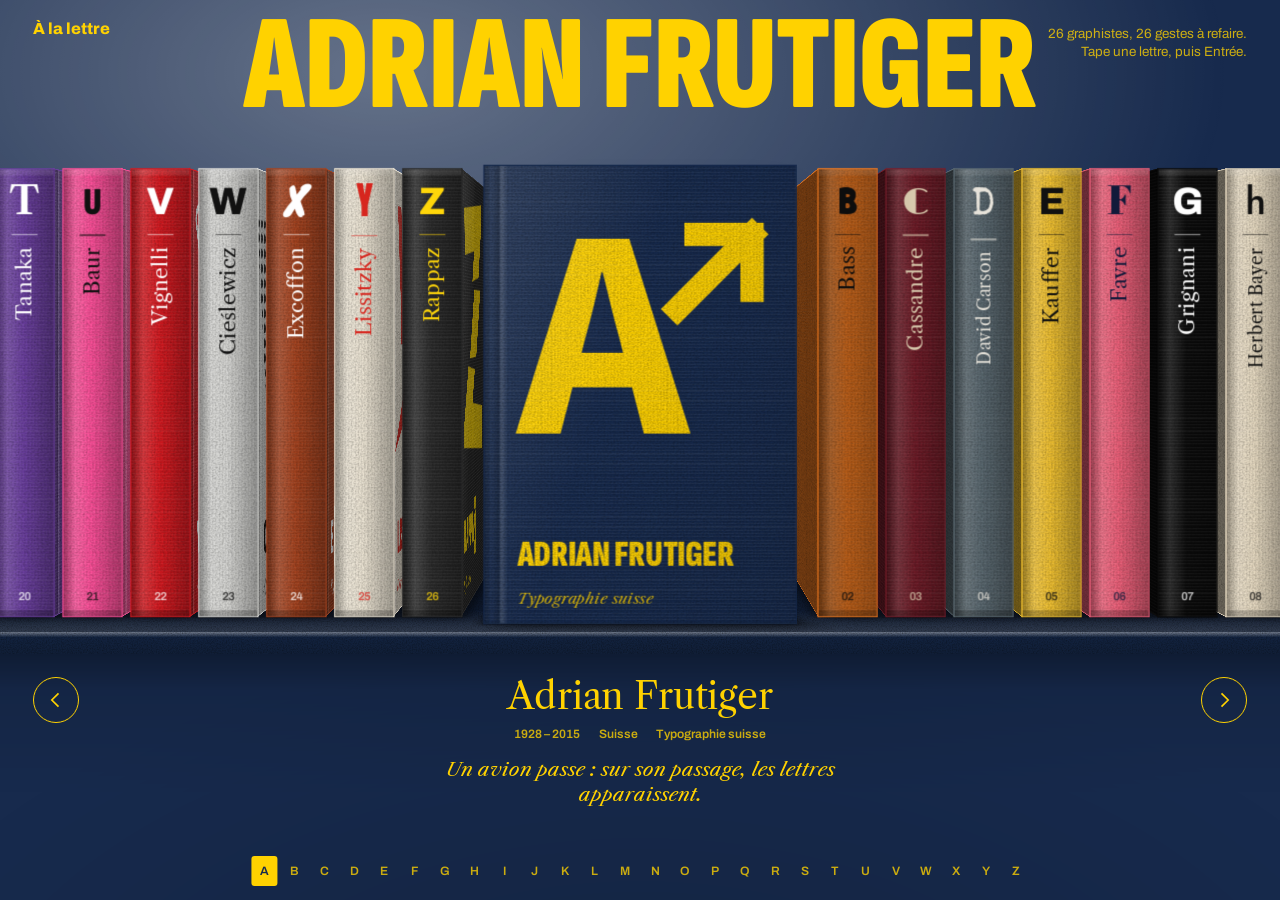
<file: index.html>
<!DOCTYPE html>
<html lang="fr">
<head>
<meta charset="utf-8">
<meta name="viewport" content="width=device-width, initial-scale=1, viewport-fit=cover">
<title>À la lettre : 26 graphistes, 26 gestes à refaire</title>
<meta name="description" content="Un abécédaire du graphisme. Une lettre, un graphiste, un geste à refaire.">
<link rel="stylesheet" href="labo/commun.css">
<link rel="stylesheet" href="site.css">
</head>
<body data-fond="clair" data-texture="toile" data-titre="haut" data-typo="affiche">

<div class="mur" aria-hidden="true">
  <div class="mur-nom" id="murNom"></div>
  <div class="mur-lettre" id="murLettre"></div>
  <div class="b-mur"></div><div class="b-planche"></div><div class="b-chant"></div>
</div>

<header class="tete">
  <h1 id="titre"></h1>
  <p id="sous">26 graphistes, 26 gestes à refaire.<br>Tape une lettre, puis Entrée.</p>
</header>

<main class="scene" id="scene" aria-label="L’étagère : vingt-six livres, un par lettre">
  <div class="rayon" id="rayon"></div>
</main>

<section class="legende" id="legende" aria-live="polite">
  <h2 id="nom"></h2>
  <p class="meta" id="meta"></p>
  <p class="geste" id="geste"></p>
</section>

<button class="pas g" type="button" aria-label="Lettre précédente"><svg viewBox="0 0 24 24" aria-hidden="true"><path d="M15 4 7 12l8 8"/></svg></button>
<button class="pas d" type="button" aria-label="Lettre suivante"><svg viewBox="0 0 24 24" aria-hidden="true"><path d="m9 4 8 8-8 8"/></svg></button>

<nav class="alpha" id="alpha" aria-label="Alphabet"></nav>

<div id="page" hidden></div>
<div id="visionneuse" hidden></div>
<aside class="reglages plie" id="reglages" hidden></aside>
<p class="sr" id="annonce" aria-live="polite"></p>

<script type="module" src="site.js"></script>
</body>
</html>
</file>
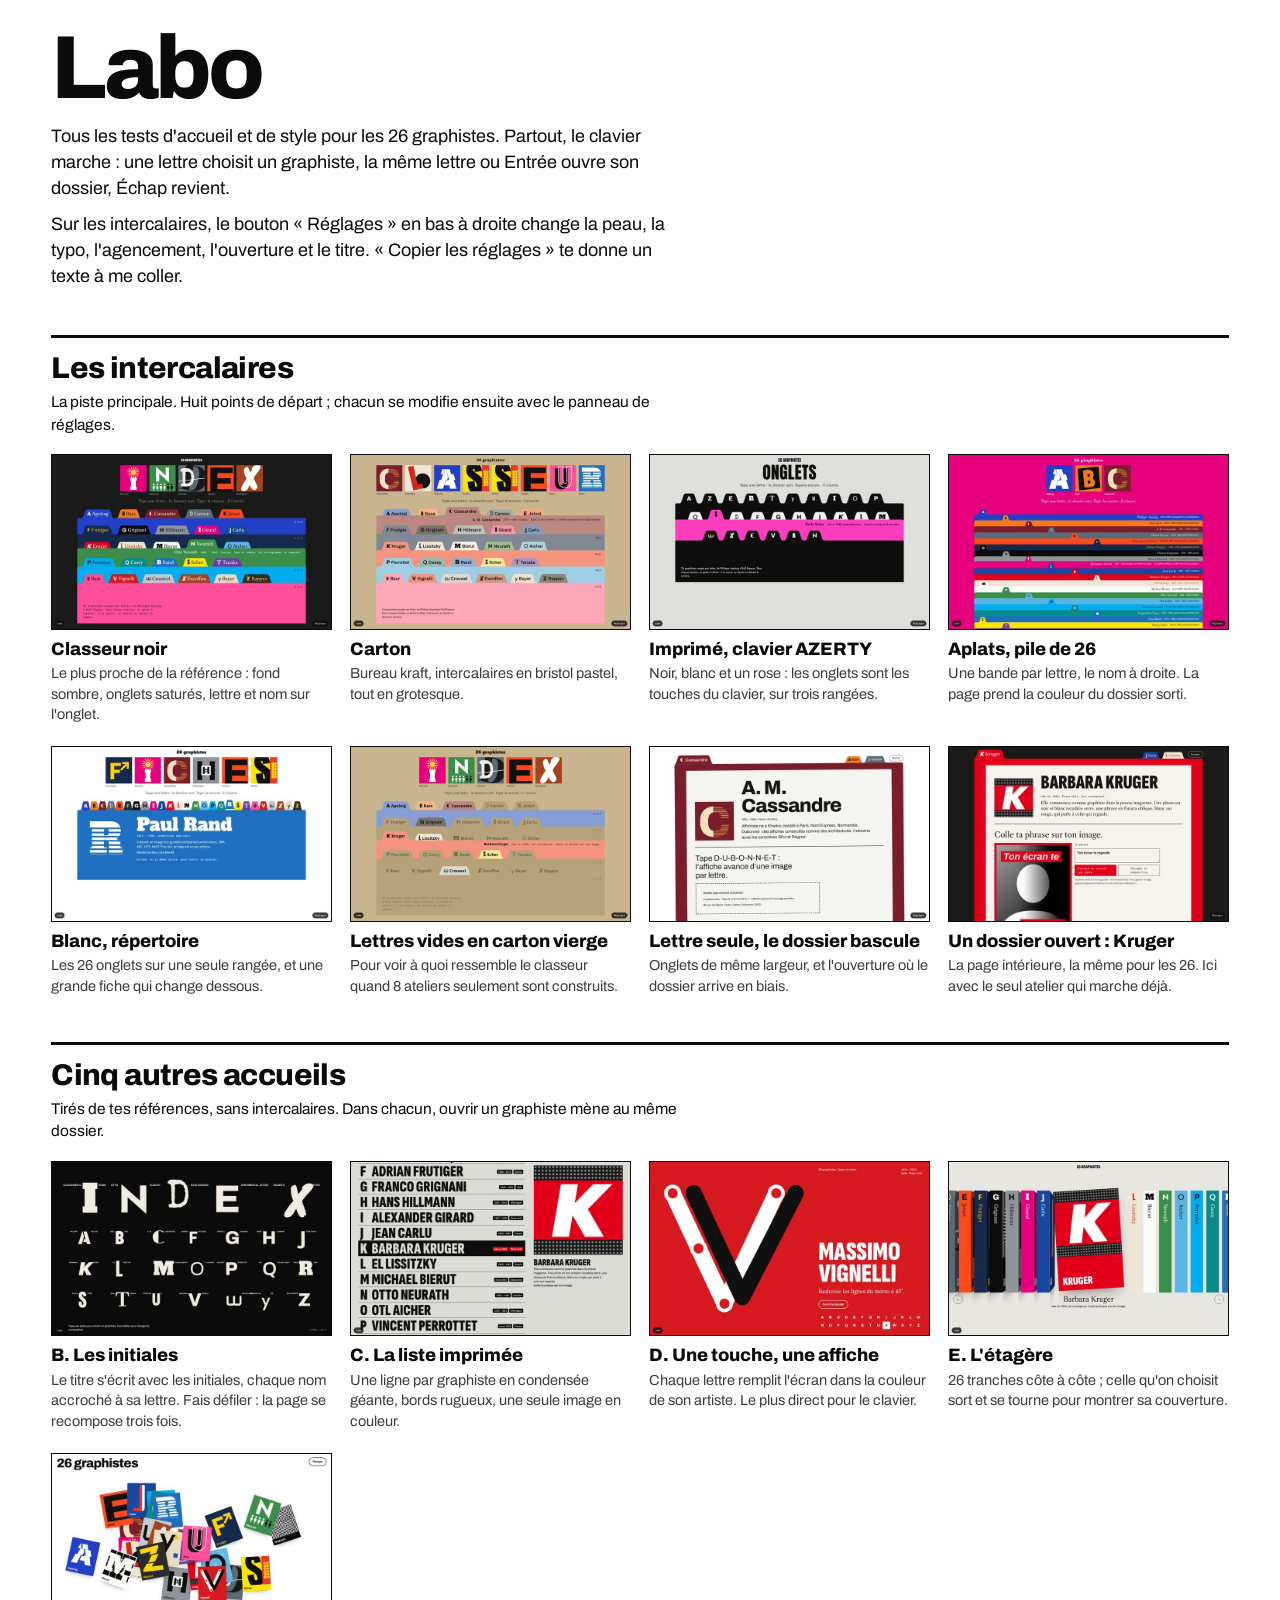
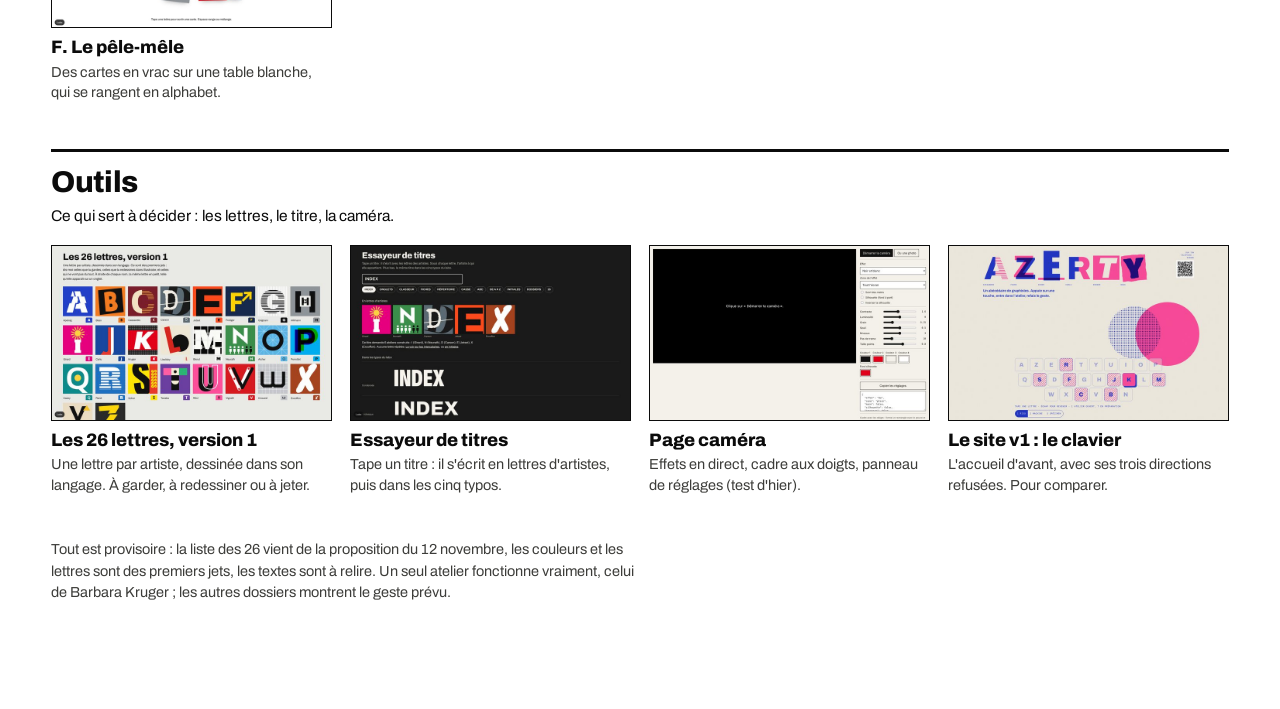
<file: labo/index.html>
<!DOCTYPE html>
<html lang="fr">
<head>
<meta charset="utf-8">
<meta name="viewport" content="width=device-width, initial-scale=1">
<title>Labo : 26 graphistes</title>
<meta name="robots" content="noindex">
<link rel="stylesheet" href="commun.css">
<style>
body{background:#fff;color:#0b0b0b;font-family:Archivo,Helvetica,Arial,sans-serif;padding:28px clamp(14px,4vw,56px) 90px}
h1{font:800 clamp(40px,7vw,96px)/.9 Archivo,sans-serif;letter-spacing:-.04em;margin:0 0 14px}
.chapo{font-size:18px;line-height:1.45;max-width:62ch;margin:0 0 10px}
h2{font:800 clamp(22px,2.4vw,30px)/1.1 Archivo,sans-serif;letter-spacing:-.02em;margin:46px 0 6px;padding-top:14px;border-top:3px solid #0b0b0b}
h2 + p{margin:0 0 18px;max-width:70ch;font-size:15.5px;line-height:1.45}
ul{list-style:none;margin:0;padding:0;display:grid;grid-template-columns:repeat(auto-fill,minmax(270px,1fr));gap:22px 18px}
li a{display:block;color:inherit;text-decoration:none}
li img{display:block;width:100%;height:auto;aspect-ratio:16/10;object-fit:cover;background:#e9e9e6;border:1.5px solid #0b0b0b}
li b{display:block;font-weight:800;font-size:18px;line-height:1.2;margin:9px 0 3px}
li span{display:block;font-size:14.5px;line-height:1.4;color:#3d3d3a}
li a:hover b{text-decoration:underline;text-underline-offset:3px}
.note{margin-top:44px;font-size:14.5px;line-height:1.5;max-width:74ch;color:#3d3d3a}
</style>
</head>
<body>
<h1>Labo</h1>
<p class="chapo">Tous les tests d'accueil et de style pour les 26 graphistes. Partout, le clavier marche : une lettre choisit un graphiste, la même lettre ou Entrée ouvre son dossier, Échap revient.</p>
<p class="chapo">Sur les intercalaires, le bouton « Réglages » en bas à droite change la peau, la typo, l'agencement, l'ouverture et le titre. « Copier les réglages » te donne un texte à me coller.</p>

<h2>Les intercalaires</h2>
<p>La piste principale. Huit points de départ ; chacun se modifie ensuite avec le panneau de réglages.</p>
<ul>
    <li><a href="intercalaires.html"><img src="apercus/i-classeur.jpg" alt="" loading="lazy" width="720" height="450"><b>Classeur noir</b><span>Le plus proche de la référence : fond sombre, onglets saturés, lettre et nom sur l'onglet.</span></a></li>
    <li><a href="intercalaires.html?peau=carton&typo=grotesque&titre=CLASSEUR"><img src="apercus/i-carton.jpg" alt="" loading="lazy" width="720" height="450"><b>Carton</b><span>Bureau kraft, intercalaires en bristol pastel, tout en grotesque.</span></a></li>
    <li><a href="intercalaires.html?peau=imprime&agencement=azerty&typo=anton&titre=ONGLETS&titrage=typo"><img src="apercus/i-imprime.jpg" alt="" loading="lazy" width="720" height="450"><b>Imprimé, clavier AZERTY</b><span>Noir, blanc et un rose : les onglets sont les touches du clavier, sur trois rangées.</span></a></li>
    <li><a href="intercalaires.html?peau=aplat&agencement=pile&typo=didone&titre=ABC&onglet=lettre"><img src="apercus/i-aplat.jpg" alt="" loading="lazy" width="720" height="450"><b>Aplats, pile de 26</b><span>Une bande par lettre, le nom à droite. La page prend la couleur du dossier sorti.</span></a></li>
    <li><a href="intercalaires.html?peau=blanc&agencement=repertoire&typo=mecane&titre=FICHES"><img src="apercus/i-blanc.jpg" alt="" loading="lazy" width="720" height="450"><b>Blanc, répertoire</b><span>Les 26 onglets sur une seule rangée, et une grande fiche qui change dessous.</span></a></li>
    <li><a href="intercalaires.html?vides=vierges&peau=carton&typo=mecane&titre=INDEX"><img src="apercus/i-vierges.jpg" alt="" loading="lazy" width="720" height="450"><b>Lettres vides en carton vierge</b><span>Pour voir à quoi ressemble le classeur quand 8 ateliers seulement sont construits.</span></a></li>
    <li><a href="intercalaires.html?onglet=lettre&ouverture=basculer&peau=blanc&typo=grotesque"><img src="apercus/i-bascule.jpg" alt="" loading="lazy" width="720" height="450"><b>Lettre seule, le dossier bascule</b><span>Onglets de même largeur, et l'ouverture où le dossier arrive en biais.</span></a></li>
    <li><a href="intercalaires.html#k"><img src="apercus/i-page.jpg" alt="" loading="lazy" width="720" height="450"><b>Un dossier ouvert : Kruger</b><span>La page intérieure, la même pour les 26. Ici avec le seul atelier qui marche déjà.</span></a></li>
</ul>

<h2>Cinq autres accueils</h2>
<p>Tirés de tes références, sans intercalaires. Dans chacun, ouvrir un graphiste mène au même dossier.</p>
<ul>
    <li><a href="b-initiales.html"><img src="apercus/b.jpg" alt="" loading="lazy" width="720" height="450"><b>B. Les initiales</b><span>Le titre s'écrit avec les initiales, chaque nom accroché à sa lettre. Fais défiler : la page se recompose trois fois.</span></a></li>
    <li><a href="c-liste.html"><img src="apercus/c.jpg" alt="" loading="lazy" width="720" height="450"><b>C. La liste imprimée</b><span>Une ligne par graphiste en condensée géante, bords rugueux, une seule image en couleur.</span></a></li>
    <li><a href="d-affiches.html"><img src="apercus/d.jpg" alt="" loading="lazy" width="720" height="450"><b>D. Une touche, une affiche</b><span>Chaque lettre remplit l'écran dans la couleur de son artiste. Le plus direct pour le clavier.</span></a></li>
    <li><a href="e-etagere.html"><img src="apercus/e.jpg" alt="" loading="lazy" width="720" height="450"><b>E. L'étagère</b><span>26 tranches côte à côte ; celle qu'on choisit sort et se tourne pour montrer sa couverture.</span></a></li>
    <li><a href="f-pele-mele.html"><img src="apercus/f.jpg" alt="" loading="lazy" width="720" height="450"><b>F. Le pêle-mêle</b><span>Des cartes en vrac sur une table blanche, qui se rangent en alphabet.</span></a></li>
</ul>

<h2>Outils</h2>
<p>Ce qui sert à décider : les lettres, le titre, la caméra.</p>
<ul>
    <li><a href="lettres.html"><img src="apercus/lettres.jpg" alt="" loading="lazy" width="720" height="450"><b>Les 26 lettres, version 1</b><span>Une lettre par artiste, dessinée dans son langage. À garder, à redessiner ou à jeter.</span></a></li>
    <li><a href="titres.html"><img src="apercus/titres.jpg" alt="" loading="lazy" width="720" height="450"><b>Essayeur de titres</b><span>Tape un titre : il s'écrit en lettres d'artistes, puis dans les cinq typos.</span></a></li>
    <li><a href="../camera.html"><img src="apercus/camera.jpg" alt="" loading="lazy" width="720" height="450"><b>Page caméra</b><span>Effets en direct, cadre aux doigts, panneau de réglages (test d'hier).</span></a></li>
    <li><a href="../"><img src="apercus/v1.jpg" alt="" loading="lazy" width="720" height="450"><b>Le site v1 : le clavier</b><span>L'accueil d'avant, avec ses trois directions refusées. Pour comparer.</span></a></li>
</ul>

<p class="note">Tout est provisoire : la liste des 26 vient de la proposition du 12 novembre, les couleurs et les lettres sont des premiers jets, les textes sont à relire. Un seul atelier fonctionne vraiment, celui de Barbara Kruger ; les autres dossiers montrent le geste prévu.</p>
</body>
</html>
</file>
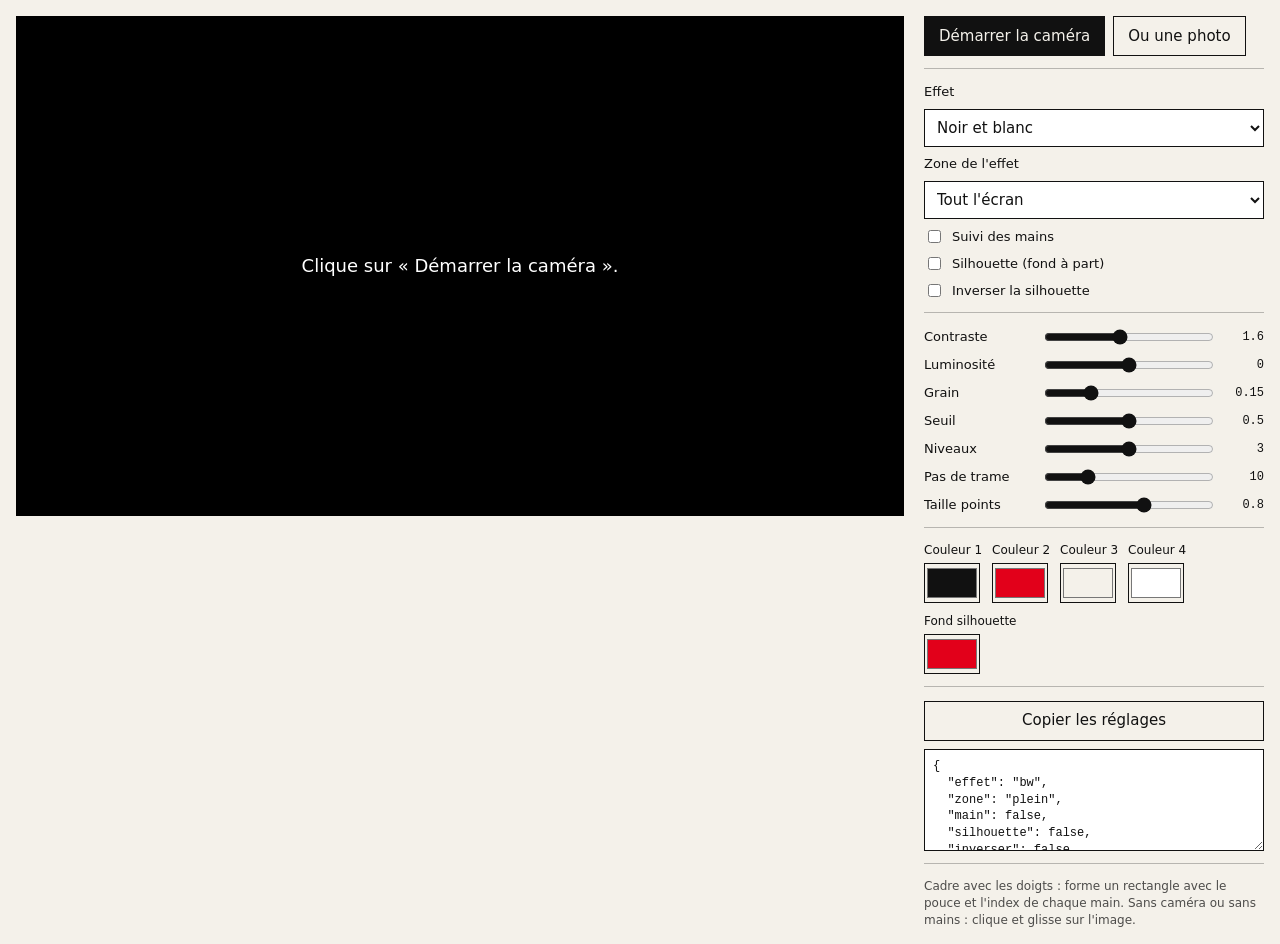
<file: camera.html>
<!DOCTYPE html>
<html lang="fr">
<head>
<meta charset="utf-8">
<meta name="viewport" content="width=device-width, initial-scale=1">
<title>Test caméra</title>
<link rel="stylesheet" href="css/camera.css">
</head>
<body>
<main class="page">
  <section class="scene">
    <div class="cadre-canvas"><canvas id="ecran" width="960" height="540"></canvas>
      <p id="message" class="message">Clique sur « Démarrer la caméra ».</p>
    </div>
    <p id="etat" class="etat"></p>
  </section>
  <aside class="panneau" aria-label="Réglages">
    <div class="groupe">
      <button type="button" id="demarrer" class="bouton plein">Démarrer la caméra</button>
      <label class="bouton" for="photo">Ou une photo</label>
      <input id="photo" type="file" accept="image/*" hidden>
    </div>
    <div class="groupe colonne">
      <label for="effet">Effet</label>
      <select id="effet">
        <option value="bw">Noir et blanc</option>
        <option value="seuil">Seuil (2 couleurs)</option>
        <option value="aplats">Aplats (2 à 4 couleurs)</option>
        <option value="trame">Trame de points</option>
      </select>
      <label for="zone">Zone de l'effet</label>
      <select id="zone">
        <option value="plein">Tout l'écran</option>
        <option value="cadre">Dans un cadre (doigts ou souris)</option>
      </select>
      <label class="case"><input type="checkbox" id="main"> Suivi des mains</label>
      <label class="case"><input type="checkbox" id="silhouette"> Silhouette (fond à part)</label>
      <label class="case"><input type="checkbox" id="inverser"> Inverser la silhouette</label>
    </div>
    <div class="groupe colonne" id="curseurs"></div>
    <div class="groupe couleurs" id="couleurs"></div>
    <div class="groupe colonne">
      <button type="button" id="copier" class="bouton">Copier les réglages</button>
      <textarea id="json" rows="5" readonly aria-label="Réglages en texte"></textarea>
    </div>
    <p class="aide">Cadre avec les doigts : forme un rectangle avec le pouce et l'index de chaque main. Sans caméra ou sans mains : clique et glisse sur l'image.</p>
  </aside>
</main>
<script type="module" src="js/camera.js"></script>
</body>
</html>
</file>
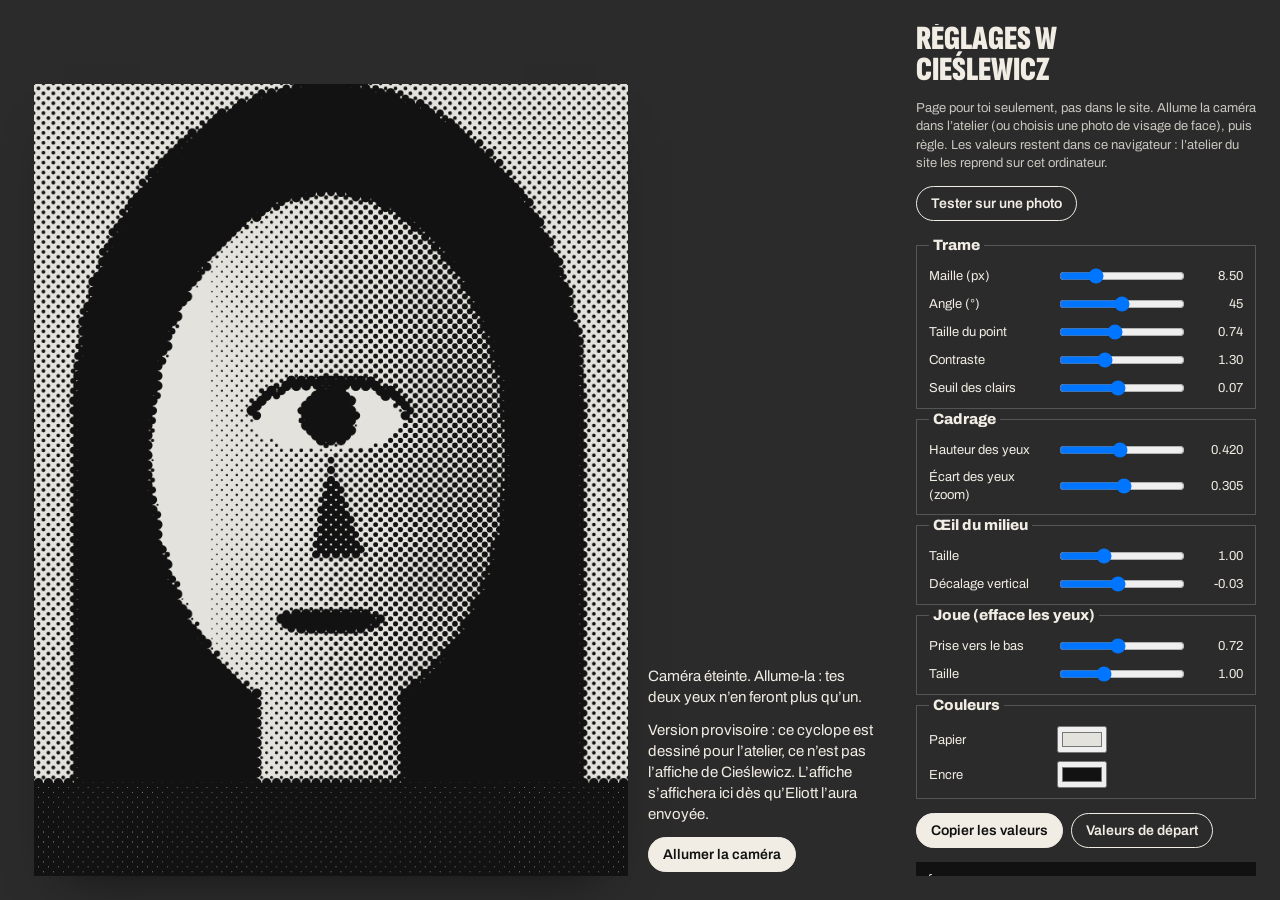
<file: reglages-w.html>
<!DOCTYPE html>
<html lang="fr">
<head>
<meta charset="utf-8">
<meta name="viewport" content="width=device-width, initial-scale=1">
<title>Réglages : Cieślewicz (W)</title>
<meta name="robots" content="noindex">
<link rel="stylesheet" href="labo/commun.css">
<link rel="stylesheet" href="site.css">
<style>
  body{margin:0;background:#2b2b2b;color:#f1ede4;font:15px/1.4 Archivo,system-ui,sans-serif}
  .rg{display:grid;grid-template-columns:minmax(0,1fr) 340px;gap:28px;padding:24px;min-height:100vh;box-sizing:border-box}
  .rg-zone{container-type:size;height:calc(100vh - 48px);min-height:520px;color:#f1ede4}
  .rg-panneau{display:grid;gap:14px;align-content:start;overflow:auto;max-height:calc(100vh - 48px)}
  h1{font:900 34px/.9 "Sofia Cond",Archivo,sans-serif;text-transform:uppercase;margin:0}
  .rg-panneau p{margin:0;opacity:.8;font-size:13px}
  fieldset{border:1px solid rgba(255,255,255,.2);padding:10px 12px;display:grid;gap:8px;margin:0}
  legend{font-weight:700;padding:0 4px}
  label{display:grid;grid-template-columns:120px 1fr 52px;gap:8px;align-items:center;font-size:13px}
  label output{text-align:right;font-variant-numeric:tabular-nums}
  input[type=range]{width:100%}
  .rg-boutons{display:flex;flex-wrap:wrap;gap:8px}
  .bouton{color:#f1ede4!important;background:transparent!important;border:1.5px solid #f1ede4!important;padding:9px 14px;border-radius:99px;font:600 14px Archivo,sans-serif;cursor:pointer}
  .bouton.plein{background:#f1ede4!important;color:#111!important}
  pre{background:#111;padding:10px;font-size:12px;white-space:pre-wrap;margin:0;user-select:all}
</style>
</head>
<body>
<div class="rg">
  <div class="rg-zone" id="zone"></div>
  <aside class="rg-panneau">
    <h1>Réglages W<br>Cieślewicz</h1>
    <p>Page pour toi seulement, pas dans le site. Allume la caméra dans l’atelier (ou choisis une photo de visage de face), puis règle. Les valeurs restent dans ce navigateur : l’atelier du site les reprend sur cet ordinateur.</p>
    <div class="rg-boutons">
      <label class="bouton" for="photo" style="display:inline-flex">Tester sur une photo</label>
      <input id="photo" type="file" accept="image/*" hidden>
    </div>
    <div id="curseurs"></div>
    <div class="rg-boutons">
      <button type="button" class="bouton plein" id="copier">Copier les valeurs</button>
      <button type="button" class="bouton" id="defaut">Valeurs de départ</button>
    </div>
    <pre id="sortie"></pre>
  </aside>
</div>
<script type="module">
import atelier, { REGLAGES, DEFAUT, lireReglages } from './artistes/w-cieslewicz.js';
import { ARTISTES } from './labo/donnees.js';

const GROUPES = [
  ['Trame', [['pas', 'Maille (px)', 3, 24, .5], ['angle', 'Angle (°)', 0, 90, 1], ['point', 'Taille du point', .3, 1.3, .01], ['force', 'Contraste', .4, 3, .05], ['seuil', 'Seuil des clairs', -.3, .5, .01]]],
  ['Cadrage', [['yeuxY', 'Hauteur des yeux', .25, .6, .005], ['yeuxEcart', 'Écart des yeux (zoom)', .15, .45, .005]]],
  ['Œil du milieu', [['oeil', 'Taille', .5, 2, .01], ['oeilY', 'Décalage vertical', -.4, .4, .01]]],
  ['Joue (efface les yeux)', [['joue', 'Prise vers le bas', .3, 1.2, .01], ['joueTaille', 'Taille', .6, 1.8, .01]]],
  ['Couleurs', [['papier', 'Papier'], ['encre', 'Encre']]],
];
lireReglages();
const zone = document.getElementById('zone'), sortie = document.getElementById('sortie');
const style = document.createElement('style'); style.textContent = atelier.css; document.head.append(style);
const a = ARTISTES.find(x => x.l === 'W');
atelier.monter(zone, { artiste: { ...a, images: [] }, couleurs: { fond: a.fond, encre: a.encre, accent: a.accent }, reduireMouvement: false, annoncer: () => {}, racine: './' });

const ecart = () => Object.fromEntries(Object.entries(REGLAGES).filter(([k, v]) => v !== DEFAUT[k]));
function noter() { localStorage.setItem('reglages-w', JSON.stringify(ecart())); sortie.textContent = JSON.stringify(REGLAGES, null, 1); zone.redessiner?.(); }
const champs = {};
document.getElementById('curseurs').innerHTML = GROUPES.map(([t, l]) => `<fieldset><legend>${t}</legend>${l.map(([k, n, min, max, pas]) => min === undefined
  ? `<label>${n}<input type="color" data-k="${k}"><output></output></label>`
  : `<label>${n}<input type="range" data-k="${k}" min="${min}" max="${max}" step="${pas}"><output></output></label>`).join('')}</fieldset>`).join('');
document.querySelectorAll('[data-k]').forEach(i => {
  const k = i.dataset.k, o = i.nextElementSibling; champs[k] = i;
  const montrer = () => { o.textContent = i.type === 'color' ? '' : (+i.value).toFixed(i.step < 1 ? (i.step < .01 ? 3 : 2) : 0); };
  i.value = REGLAGES[k]; montrer();
  i.addEventListener('input', () => { REGLAGES[k] = i.type === 'color' ? i.value : +i.value; montrer(); noter(); });
});
document.getElementById('defaut').onclick = () => { Object.assign(REGLAGES, DEFAUT); Object.entries(champs).forEach(([k, i]) => { i.value = REGLAGES[k]; i.dispatchEvent(new Event('input')); }); localStorage.removeItem('reglages-w'); noter(); };
document.getElementById('copier').onclick = async () => { const t = JSON.stringify(ecart()); try { await navigator.clipboard.writeText(t); sortie.textContent = 'Copié : ' + t; } catch { sortie.textContent = t; } };
noter();

// « Tester sur une photo » : la photo passe pour une caméra (un flux tiré d'un canvas), l'atelier n'y voit que du feu.
const vraie = navigator.mediaDevices?.getUserMedia?.bind(navigator.mediaDevices); let toile = null;
if (navigator.mediaDevices) navigator.mediaDevices.getUserMedia = c => toile ? Promise.resolve(toile.captureStream(30)) : vraie(c);
document.getElementById('photo').addEventListener('change', e => {
  const f = e.target.files[0]; if (!f) return; const im = new Image();
  im.onload = () => {
    const c = document.createElement('canvas'); c.width = 960; c.height = 720; const g = c.getContext('2d');
    const k = Math.max(960 / im.width, 720 / im.height), w = im.width * k, h = im.height * k;
    (function peindre() { g.drawImage(im, (960 - w) / 2, (720 - h) / 2, w, h); requestAnimationFrame(peindre); })();
    toile = c;
    const b = zone.querySelector('[data-camera]'); if (b.getAttribute('aria-pressed') === 'true') b.click(); setTimeout(() => b.click(), 100);
  };
  im.src = URL.createObjectURL(f);
});
</script>
</body>
</html>
</file>
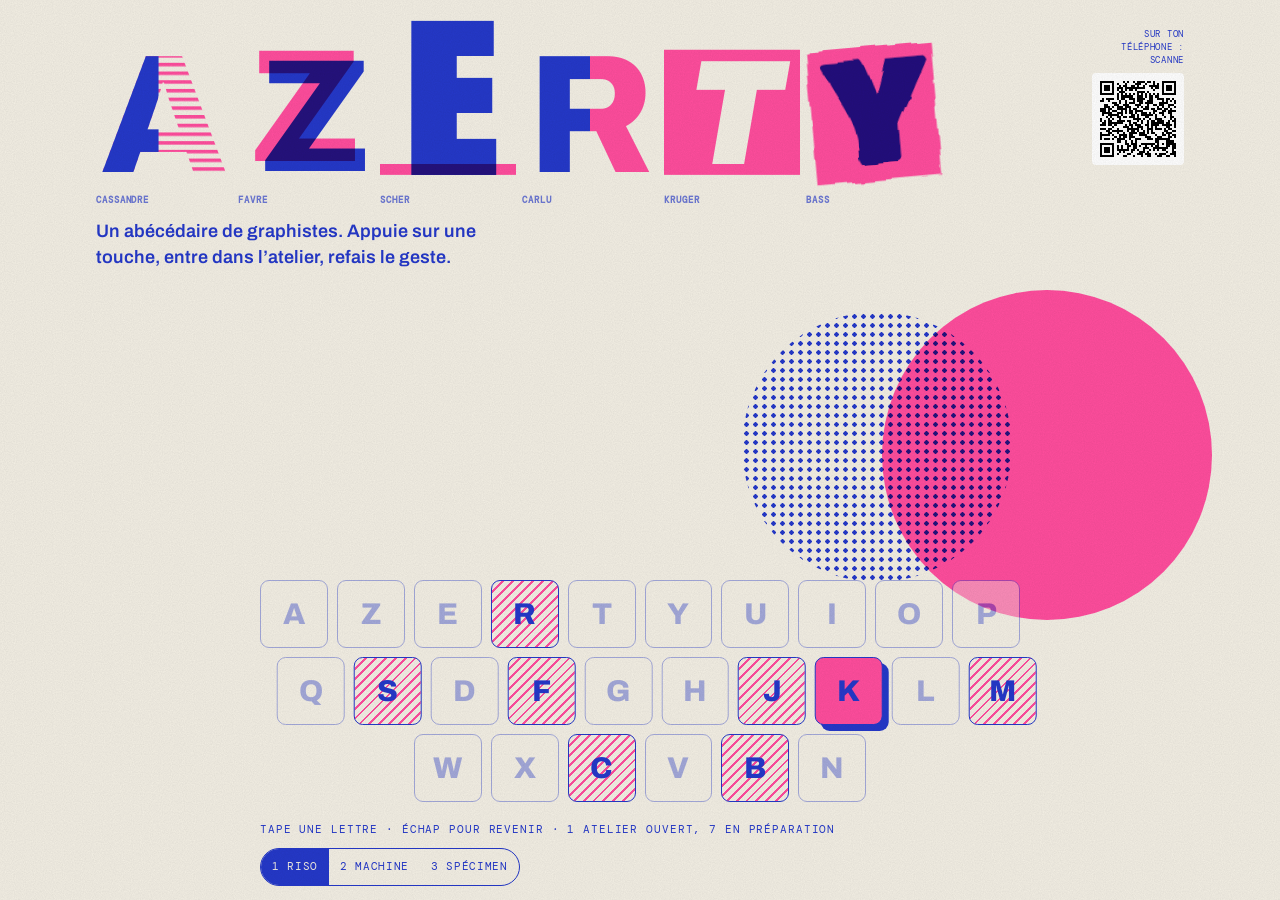
<file: v1.html>
<!DOCTYPE html>
<html lang="fr">
<head>
<meta charset="utf-8">
<meta name="viewport" content="width=device-width, initial-scale=1">
<title>Clavier des graphistes</title>
<link rel="stylesheet" href="css/systeme.css">
</head>
<body data-da="riso">
<svg width="0" height="0" style="position:absolute" aria-hidden="true"><filter id="ciseaux" x="-10%" y="-10%" width="120%" height="120%"><feTurbulence type="fractalNoise" baseFrequency=".035" numOctaves="2" seed="7"/><feDisplacementMap in="SourceGraphic" scale="7"/></filter></svg>

<main id="accueil">
  <header class="entete">
    <h1 class="titre" id="titre">AZERTY</h1>
    <p class="chapo">Un abécédaire de graphistes. Appuie sur une touche, entre dans l’atelier, refais le geste.</p>
  </header>
  <aside class="qr">
    <p class="etiquette">Sur ton téléphone : scanne</p>
    <svg role="img" aria-label="QR code du site" xmlns="http://www.w3.org/2000/svg" viewBox="0 0 45 45" shape-rendering="crispEdges"><path fill="#ffffff" d="M0 0h45v45H0z"/><path stroke="#000000" d="M4 4.5h7m4 0h1m1 0h1m2 0h1m1 0h4m1 0h2m1 0h1m3 0h7M4 5.5h1m5 0h1m1 0h1m3 0h1m4 0h3m2 0h1m3 0h1m1 0h1m1 0h1m5 0h1M4 6.5h1m1 0h3m1 0h1m2 0h1m1 0h2m2 0h2m1 0h1m2 0h1m2 0h5m1 0h1m1 0h3m1 0h1M4 7.5h1m1 0h3m1 0h1m1 0h3m1 0h10m3 0h1m1 0h2m1 0h1m1 0h3m1 0h1M4 8.5h1m1 0h3m1 0h1m1 0h1m1 0h1m1 0h1m1 0h2m1 0h1m8 0h1m3 0h1m1 0h3m1 0h1M4 9.5h1m5 0h1m2 0h3m6 0h4m1 0h1m6 0h1m5 0h1M4 10.5h7m1 0h1m1 0h1m1 0h1m1 0h1m1 0h1m1 0h1m1 0h1m1 0h1m1 0h1m1 0h1m1 0h1m1 0h7M12 11.5h1m1 0h6m2 0h3m1 0h1m1 0h2m1 0h2M5 12.5h1m1 0h4m1 0h1m1 0h2m2 0h3m1 0h4m2 0h2m2 0h3m1 0h2m1 0h1M4 13.5h2m2 0h1m4 0h1m2 0h1m3 0h1m1 0h3m2 0h3m4 0h1m1 0h1m1 0h1m1 0h1M10 14.5h2m1 0h1m2 0h1m1 0h3m2 0h2m1 0h4m3 0h4m3 0h1M6 15.5h2m3 0h2m2 0h3m3 0h3m3 0h1m2 0h2m1 0h2m2 0h3M6 16.5h3m1 0h1m1 0h3m1 0h3m3 0h1m1 0h1m1 0h2m4 0h1m1 0h1m2 0h1m2 0h1M4 17.5h3m1 0h2m2 0h5m1 0h1m1 0h2m3 0h3m1 0h2m1 0h2m1 0h2m1 0h1M4 18.5h3m1 0h1m1 0h2m2 0h1m1 0h1m1 0h2m1 0h4m5 0h2m2 0h2m1 0h4M5 19.5h5m2 0h3m1 0h1m1 0h2m1 0h1m2 0h3m1 0h1m1 0h1m2 0h2m2 0h2M5 20.5h1m2 0h5m1 0h1m4 0h2m1 0h1m1 0h6m1 0h1m2 0h1m3 0h1M7 21.5h1m1 0h1m2 0h2m1 0h2m1 0h3m1 0h1m3 0h2m3 0h1m3 0h1m2 0h2M4 22.5h1m3 0h1m1 0h1m2 0h1m6 0h4m1 0h1m2 0h1m2 0h3m4 0h1m1 0h1M4 23.5h1m1 0h1m1 0h2m2 0h4m1 0h2m3 0h1m1 0h1m2 0h1m1 0h2m1 0h3m2 0h1m1 0h2M5 24.5h2m1 0h7m3 0h1m1 0h2m2 0h1m2 0h1m1 0h6m1 0h2m2 0h1M4 25.5h3m1 0h2m1 0h1m4 0h1m1 0h2m1 0h3m2 0h2m1 0h4m1 0h5m1 0h1M10 26.5h1m4 0h3m1 0h1m2 0h3m2 0h1m1 0h1m1 0h1m4 0h2m2 0h1M4 27.5h3m1 0h2m2 0h1m4 0h6m1 0h1m2 0h3m1 0h3m1 0h1m1 0h2M7 28.5h2m1 0h5m2 0h1m1 0h2m1 0h1m2 0h1m1 0h1m1 0h1m5 0h2m2 0h2M4 29.5h1m3 0h2m2 0h1m2 0h1m2 0h4m1 0h3m1 0h1m1 0h2m3 0h1m1 0h3M4 30.5h5m1 0h1m2 0h4m1 0h2m3 0h4m4 0h1m2 0h2m1 0h1m1 0h2M4 31.5h1m6 0h1m1 0h1m1 0h2m1 0h3m5 0h3m3 0h2m3 0h2m1 0h1M4 32.5h1m1 0h3m1 0h1m1 0h4m2 0h1m2 0h3m3 0h3m1 0h7M12 33.5h2m2 0h1m2 0h1m1 0h1m9 0h2m3 0h4M4 34.5h7m5 0h2m1 0h3m2 0h7m1 0h1m1 0h1m1 0h5M4 35.5h1m5 0h1m1 0h1m1 0h1m2 0h2m1 0h2m1 0h1m2 0h1m2 0h1m1 0h2m3 0h2m1 0h2M4 36.5h1m1 0h3m1 0h1m1 0h1m1 0h1m2 0h1m2 0h2m3 0h3m2 0h7m2 0h2M4 37.5h1m1 0h3m1 0h1m1 0h6m1 0h2m1 0h1m2 0h1m2 0h1m1 0h1m1 0h1m1 0h2m3 0h1M4 38.5h1m1 0h3m1 0h1m2 0h1m1 0h1m3 0h1m3 0h3m1 0h1m8 0h1m2 0h2M4 39.5h1m5 0h1m1 0h1m4 0h2m3 0h3m1 0h3m2 0h1m1 0h3m2 0h3M4 40.5h7m4 0h2m3 0h1m3 0h1m2 0h2m3 0h2m2 0h2m2 0h1"/></svg>
  </aside>
  <div class="pousse"></div>
  <ol class="index" id="index" aria-label="Index des graphistes"></ol>
  <div class="clavier" id="clavier" role="group" aria-label="Clavier : une touche par graphiste"></div>
  <footer class="pied">
    <p class="etiquette astuce">
      <span class="doigt">Touche une lettre</span>
      <span class="souris"><span class="focus">Clique dans la page, puis </span>tape une lettre · Échap pour revenir</span>
      · <span id="compteur"></span>
    </p>
    <div class="choix-da" role="group" aria-label="Direction artistique (essai)">
      <button type="button" data-da-choix="riso" aria-pressed="true">1 Riso</button>
      <button type="button" data-da-choix="valentine" aria-pressed="false">2 Machine</button>
      <button type="button" data-da-choix="specimen" aria-pressed="false">3 Spécimen</button>
    </div>
  </footer>
</main>

<article id="atelier" hidden>
  <nav class="a-barre" aria-label="Navigation">
    <button type="button" class="bouton" id="retour">← Clavier</button>
    <p class="etiquette" id="a-position"></p>
    <div class="groupe">
      <button type="button" class="bouton" id="precedent" aria-label="Atelier précédent">‹</button>
      <button type="button" class="bouton" id="suivant" aria-label="Atelier suivant">›</button>
    </div>
  </nav>
  <div class="a-corps">
    <div class="a-gauche">
      <header class="a-tete">
        <div class="a-lettre" id="a-lettre"></div>
        <div>
          <p class="etiquette" id="a-statut"></p>
          <h2 class="a-nom" id="a-nom" tabindex="-1"></h2>
          <p class="a-dates" id="a-dates"></p>
        </div>
      </header>
    </div>
    <section class="a-geste" aria-labelledby="a-geste-titre">
      <p class="etiquette">Refais le geste</p>
      <h3 id="a-geste-titre"></h3>
      <p class="consigne" id="a-consigne"></p>
      <div class="a-zone" id="a-zone"></div>
    </section>
    <div class="a-gauche">
      <div class="a-fiche" id="a-fiche"></div>
      <figure class="a-image" id="a-image"></figure>
    </div>
  </div>
</article>

<section id="test" hidden>
  <h1>TEST</h1>
  <p>Chaque ligne vérifie une brique dont le site a besoin.</p>
  <ul id="liste"></ul>
  <p><label for="photo">Photo ou selfie (remplace la webcam si elle est refusée) :</label><br>
  <input id="photo" type="file" accept="image/*"></p>
  <p><a href="#">← Retour au clavier</a></p>
</section>

<div id="flot" aria-hidden="true"></div>
<div id="annonce" role="status" aria-live="polite"></div>
<script type="module" src="js/app.js"></script>
</body>
</html>
</file>
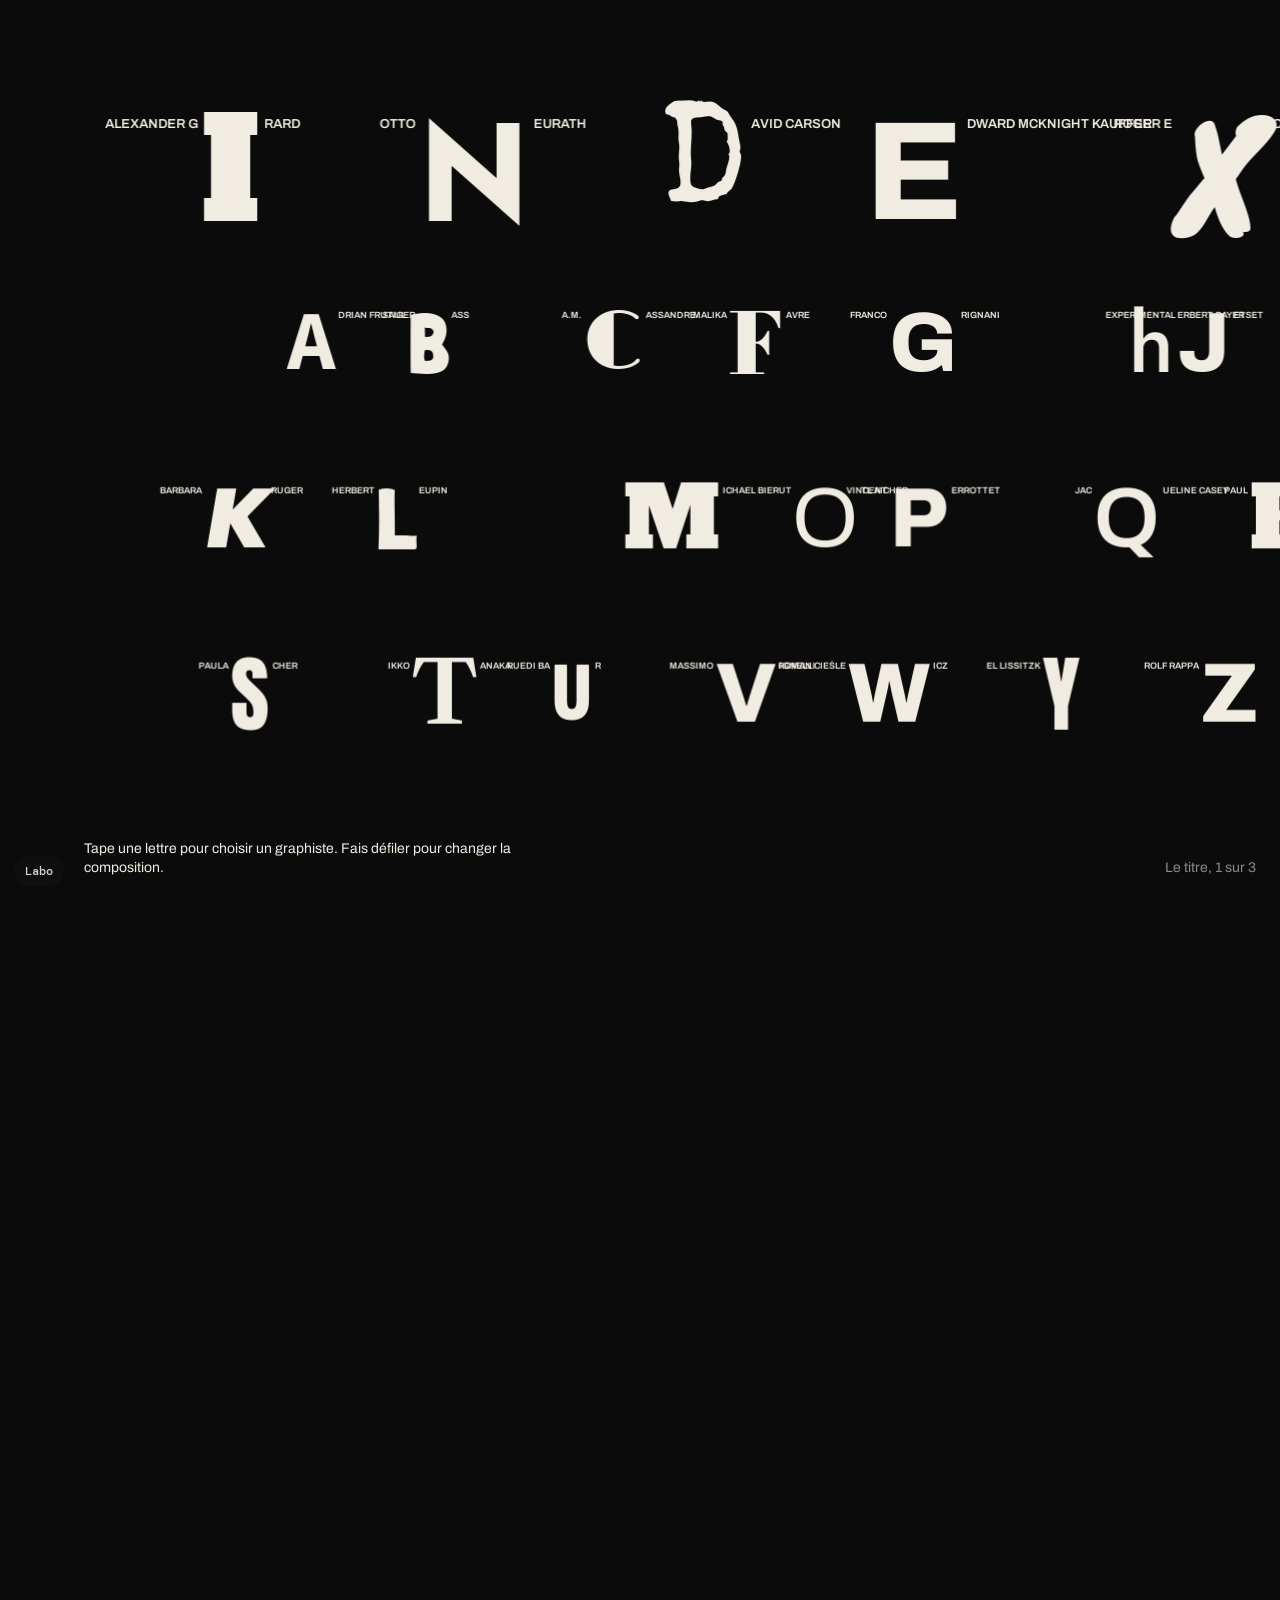
<file: labo/b-initiales.html>
<!DOCTYPE html>
<html lang="fr">
<head>
<meta charset="utf-8">
<meta name="viewport" content="width=device-width, initial-scale=1">
<title>Test B : les initiales</title>
<meta name="robots" content="noindex">
<link rel="stylesheet" href="commun.css">
<style>
body{background:#0b0b0b;color:#f1ece2;font-family:Archivo,Helvetica,Arial,sans-serif;height:300vh}
.scene{position:fixed;inset:0;overflow:hidden}
.it{position:absolute;left:0;top:0;display:flex;align-items:flex-start;padding:0;border:0;background:none;color:inherit;white-space:nowrap;transform-origin:0 0;transition:transform .95s cubic-bezier(.7,0,.2,1),color .2s;will-change:transform}
.it .ini{font-size:var(--ini,80px);line-height:.8;transition:font-size .95s cubic-bezier(.7,0,.2,1);display:block}
.it .ini .gl{display:block;line-height:.8}
.it .av,.it .ap{font-weight:600;font-size:var(--pt,12px);line-height:1;letter-spacing:0;transition:font-size .95s cubic-bezier(.7,0,.2,1);padding-top:.1em}
.it .av{padding-right:.25em;text-align:right}
.it .ap{padding-left:.25em}
.it.actif,.it:hover,.it:focus-visible{color:var(--c)}
.it:focus-visible{outline:0}
.cartel{position:fixed;left:84px;bottom:22px;right:24px;display:flex;justify-content:space-between;align-items:flex-end;gap:20px;font-size:14px;line-height:1.35;pointer-events:none}
.cartel p{margin:0;max-width:60ch}
.cartel b{font-weight:800}
.cartel .pas{white-space:nowrap;color:#8d8a84}
@media (max-width:700px){
  body{height:auto}
  .scene{position:static;overflow:visible;padding:20px 0 120px}
  .it{position:relative;transform:none!important;margin:0 0 6px}
  .cartel{background:#0b0b0b;padding:12px 16px 12px 84px;left:0;right:0;bottom:0}
  .cartel .pas{display:none}
}
</style>
</head>
<body>
<main class="scene" id="scene" aria-label="Les 26 graphistes, par leur initiale"></main>
<div class="cartel"><p id="cartel" role="status">Tape une lettre pour choisir un graphiste. Fais défiler pour changer la composition.</p><p class="pas" id="pas"></p></div>
<script type="module">
import { ARTISTES, PAR_LETTRE, ecouterClavier, lienLabo, decouper, ouvrirDossier } from './donnees.js';
import { glyphe } from './lettres.js';

const scene = document.getElementById('scene'), cartel = document.getElementById('cartel');
const MOT = [...new Set((new URLSearchParams(location.search).get('titre') || 'INDEX').toUpperCase())].filter(l => PAR_LETTRE.has(l));
const etroit = () => innerWidth < 700;
scene.innerHTML = ARTISTES.map(a => { const [av, ap] = decouper(a);
  return `<button class="it" data-l="${a.l}" style="--c:${a.fond === '#0c0c0c' || a.fond === '#2b2b2b' || a.fond === '#172a4d' ? a.encre : a.fond}" aria-label="${a.l}, ${a.nom}"><span class="av">${av}</span><span class="ini">${glyphe(a.l)}</span><span class="ap">${ap}</span></button>`; }).join('');
const IT = [...scene.children].map(el => ({ el, l: el.dataset.l, av: el.children[0], ini: el.children[1], ap: el.children[2] }));

/* Mesures : largeur du petit texte et de l'initiale, pour une taille de 100 px. */
const cv = document.createElement('canvas').getContext('2d');
function mesurer() {
  cv.font = '600 100px Archivo';
  for (const it of IT) {
    it.wav = it.av.textContent ? cv.measureText(it.av.textContent).width / 100 + .25 : 0;
    it.wap = it.ap.textContent ? cv.measureText(it.ap.textContent).width / 100 + .25 : 0;
    const t = parseFloat(getComputedStyle(it.ini).fontSize) || 80;
    it.wini = it.ini.getBoundingClientRect().width / t || .6;
  }
}
/* Hasard reproductible : la composition éclatée est la même à chaque visite. */
let graine = 11; const alea = () => (graine = (graine * 16807) % 2147483647) / 2147483647;

function composer(k) {
  const L = innerWidth, H = innerHeight;
  if (etroit()) { IT.forEach(it => { it.el.style.setProperty('--ini', '44px'); it.el.style.setProperty('--pt', '13px'); it.el.style.marginLeft = Math.max(8, 150 - it.wav * 13) + 'px'; }); return; }
  const poser = (it, x, y, ini, pt, rot = 0) => { it.el.style.setProperty('--ini', ini + 'px'); it.el.style.setProperty('--pt', pt + 'px'); it.el.style.transform = `translate(${x}px,${y}px) rotate(${rot}deg)`; };
  if (k === 0) { // le titre : ses initiales en très grand, le reste de l'alphabet rangé dessous
    const tit = MOT.map(l => IT.find(i => i.l === l)), reste = IT.filter(i => !MOT.includes(i.l));
    const pt = 13, ecart = 26, petits = tit.reduce((s, i) => s + (i.wav + i.wap) * pt, 0) + ecart * (tit.length - 1);
    const ini = Math.min(H * .46, (L * .92 - petits) / tit.reduce((s, i) => s + i.wini, 0));
    let x = (L - (petits + ini * tit.reduce((s, i) => s + i.wini, 0))) / 2; const y = H * .13;
    for (const i of tit) { poser(i, x, y, ini, pt); x += (i.wav + i.wap) * pt + i.wini * ini + ecart; }
    const col = 7, lc = L * .92 / col, y0 = y + ini * .8 + Math.max(60, H * .09), hl = (H - y0 - 64) / Math.ceil(reste.length / col), pi = Math.min(hl * .7, lc * .5);
    reste.forEach((i, n) => poser(i, L * .04 + (n % col) * lc + Math.max(0, 84 - i.wav * 10), y0 + Math.floor(n / col) * hl, pi, 9));
  } else if (k === 1) { // éclaté : chaque nom à sa place, certains tournés
    graine = 11; const col = 7, lig = 4, lc = L * .95 / col, hl = (H - 80) / lig;
    IT.forEach((i, n) => { const ini = 60 + alea() * Math.min(84, hl * .42), t = alea(), rot = t < .14 ? -90 : t < .26 ? 90 : 0;
      const x = L * .025 + (n % col) * lc + alea() * lc * .12 + (rot === 90 ? ini * .8 + 20 : rot === -90 ? 24 : Math.max(0, 78 - i.wav * 12)), y = 16 + Math.floor(n / col) * hl + alea() * hl * .16 + (rot === -90 ? hl * .78 : 0);
      poser(i, x, y, ini, 11, rot); });
  } else { // l'axe : l'alphabet se lit de haut en bas, les noms s'accrochent de part et d'autre
    const lig = 13, hl = (H - 96) / lig, ini = hl * .92, pt = Math.min(15, hl * .3);
    IT.forEach((i, n) => poser(i, L * (n < lig ? .27 : .73) - i.wav * pt, 22 + (n % lig) * hl, ini, pt));
  }
  document.getElementById('pas').textContent = ['Le titre', 'Éclaté', 'L’axe'][k] + `, ${k + 1} sur 3`;
}

let compo = -1, choisi = null;
function selon() { const k = etroit() ? 2 : Math.min(2, Math.round(scrollY / innerHeight)); if (k !== compo) { compo = k; composer(k); } }
function choisir(l) {
  const a = PAR_LETTRE.get(l); if (!a) return;
  if (choisi === l) return ouvrirDossier(l);
  choisi = l; IT.forEach(i => i.el.classList.toggle('actif', i.l === l));
  cartel.innerHTML = `<b>${a.nom}</b>, ${a.dates}. ${a.geste} Entrée pour ouvrir son dossier.`;
}
scene.addEventListener('click', e => { const b = e.target.closest('.it'); if (b) choisir(b.dataset.l); });
ecouterClavier({ lettre: choisir, entree: () => choisi && ouvrirDossier(choisi), echap() { choisi = null; IT.forEach(i => i.el.classList.remove('actif')); },
  fleche(p) { const i = ARTISTES.findIndex(a => a.l === choisi); choisi === null ? choisir('A') : (choisi = null, choisir(ARTISTES[(i + p + 26) % 26].l)); } });
addEventListener('scroll', selon, { passive: true });
addEventListener('resize', () => { compo = -1; mesurer(); selon(); });
(document.fonts?.ready || Promise.resolve()).then(() => { mesurer(); compo = -1; selon(); });
mesurer(); selon(); lienLabo();
</script>
</body>
</html>
</file>
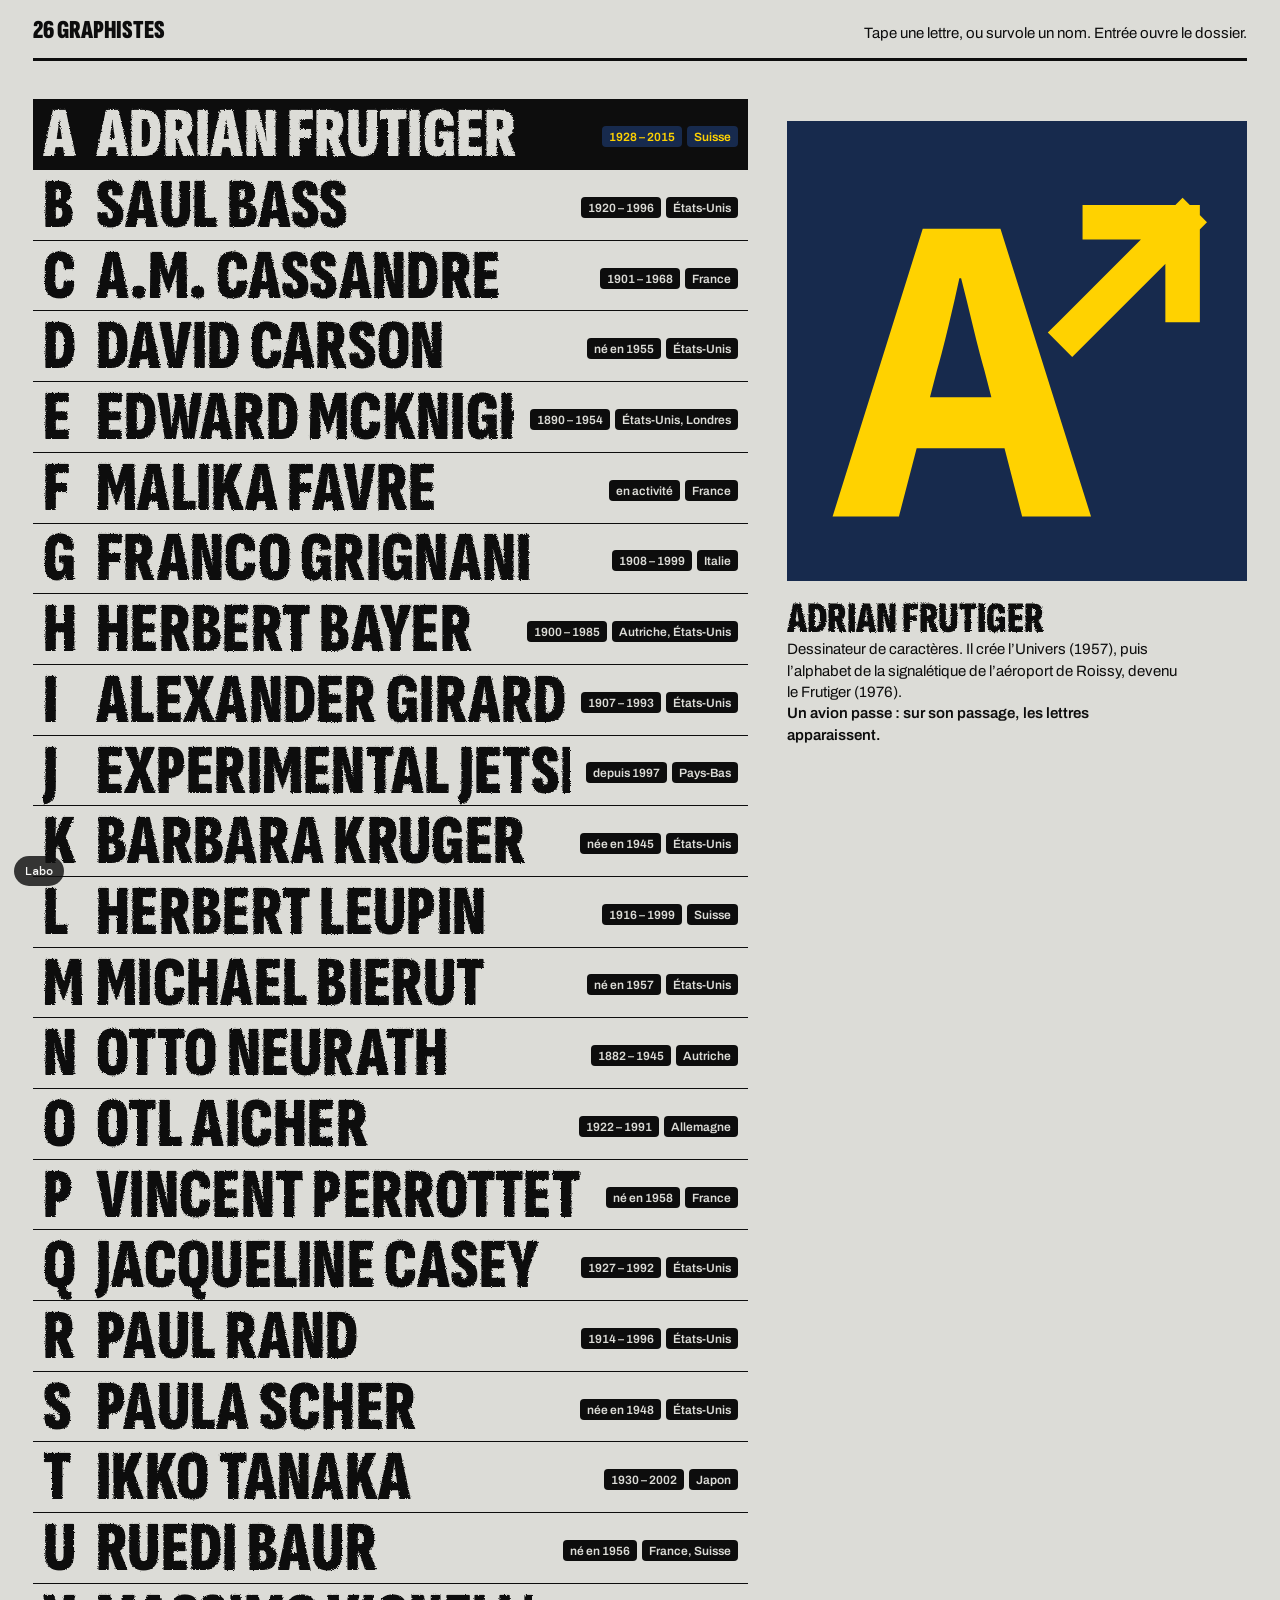
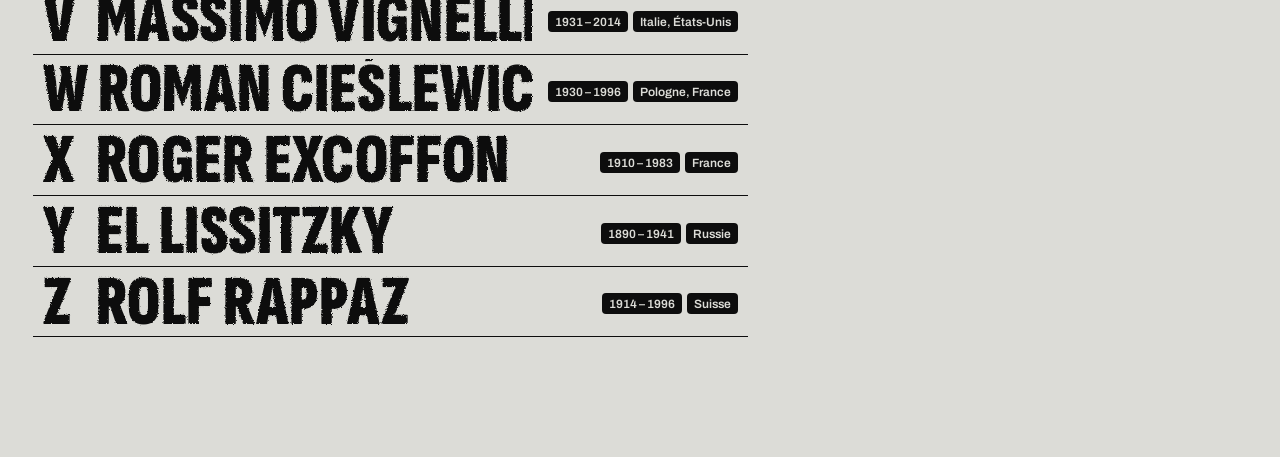
<file: labo/c-liste.html>
<!DOCTYPE html>
<html lang="fr">
<head>
<meta charset="utf-8">
<meta name="viewport" content="width=device-width, initial-scale=1">
<title>Test C : la liste imprimée</title>
<meta name="robots" content="noindex">
<link rel="stylesheet" href="commun.css">
<style>
body{background:#dcdcd7;color:#0d0d0d;font-family:Archivo,Helvetica,Arial,sans-serif}
.page{display:grid;grid-template-columns:minmax(0,1fr) min(36vw,460px);gap:clamp(16px,3vw,48px);padding:0 clamp(12px,2.6vw,40px) 120px}
.tete{grid-column:1/-1;display:flex;justify-content:space-between;align-items:baseline;gap:20px;padding:18px 0 14px;border-bottom:3px solid #0d0d0d;font-size:15px}
.tete b{font:900 26px/1 "Sofia Cond",Impact,sans-serif;text-transform:uppercase}
.liste{list-style:none;margin:0;padding:0}
.ligne{display:flex;align-items:center;justify-content:space-between;gap:16px;width:100%;padding:.07em 10px 0;margin:0;border:0;border-bottom:1.5px solid #0d0d0d;background:none;color:inherit;text-align:left;font:900 clamp(38px,5.5vw,88px)/.9 "Sofia Cond",Impact,sans-serif;text-transform:uppercase;letter-spacing:.004em}
.ligne .n{filter:url(#rugueux);white-space:nowrap;overflow:hidden;text-overflow:clip;padding-bottom:.02em}
.ligne .n i{font-style:normal;display:inline-block;min-width:.62em}
.ligne .t{display:flex;gap:5px;flex:none}
.ligne .t span{font:600 12px/1 Archivo,sans-serif;text-transform:none;letter-spacing:0;background:#0d0d0d;color:#dcdcd7;padding:5px 7px 4px;border-radius:4px;white-space:nowrap}
.ligne.actif{background:#0d0d0d;color:#dcdcd7}
.ligne.actif .t span{background:var(--c);color:var(--e)}
.ligne:focus-visible{outline-offset:-3px}
.fiche{position:sticky;top:0;align-self:start;padding-top:22px;height:100vh;display:flex;flex-direction:column;gap:12px}
.fiche .carte{max-height:min(58vh,460px);width:auto;aspect-ratio:1;max-width:100%}
.fiche h2{font:900 clamp(30px,3.4vw,52px)/.92 "Sofia Cond",Impact,sans-serif;text-transform:uppercase;margin:6px 0 0;filter:url(#rugueux)}
.fiche p{margin:0;font-size:15px;line-height:1.42;max-width:44ch}
.fiche .g{font-weight:600}
@media (max-width:800px){
  .page{grid-template-columns:1fr;padding-bottom:150px}
  .ligne .t{display:none}
  .fiche{position:fixed;left:0;right:0;bottom:0;top:auto;height:auto;flex-direction:row;align-items:center;gap:12px;background:#0d0d0d;color:#dcdcd7;padding:10px 12px;z-index:5}
  .fiche .carte{width:84px;flex:none}
  .fiche h2{font-size:24px;margin:0}
  .fiche .q{display:none}
  .fiche p{font-size:13px}
}
</style>
</head>
<body>
<svg width="0" height="0" style="position:absolute" aria-hidden="true"><filter id="rugueux" x="-3%" y="-8%" width="106%" height="116%"><feTurbulence type="fractalNoise" baseFrequency=".85" numOctaves="2" seed="7"/><feDisplacementMap in="SourceGraphic" scale="3" xChannelSelector="R" yChannelSelector="G"/></filter></svg>
<div class="page">
  <header class="tete"><b>26 graphistes</b><span>Tape une lettre, ou survole un nom. Entrée ouvre le dossier.</span></header>
  <ul class="liste" id="liste"></ul>
  <aside class="fiche" id="fiche" aria-live="polite"></aside>
</div>
<script type="module">
import { ARTISTES, PAR_LETTRE, ecouterClavier, lienLabo, ouvrirDossier } from './donnees.js';
import { carte } from './lettres.js';
const liste = document.getElementById('liste'), fiche = document.getElementById('fiche');
liste.innerHTML = ARTISTES.map(a => `<li><button class="ligne" data-l="${a.l}" style="--c:${a.fond};--e:${a.encre}"><span class="n"><i>${a.l}</i> ${a.nom}</span><span class="t"><span>${a.dates}</span><span>${a.pays}</span></span></button></li>`).join('');
let choisi = null;
function choisir(l, defiler = true) {
  const a = PAR_LETTRE.get(l); if (!a) return;
  if (choisi === l) return;
  choisi = l;
  liste.querySelectorAll('.ligne').forEach(b => b.classList.toggle('actif', b.dataset.l === l));
  fiche.innerHTML = `${carte(l)}<div><h2>${a.nom}</h2><p class="q">${a.qui}</p><p class="g">${a.geste}</p></div>`;
  if (defiler) liste.querySelector(`[data-l="${l}"]`).scrollIntoView({ block: 'center', behavior: matchMedia('(prefers-reduced-motion: reduce)').matches ? 'auto' : 'smooth' });
}
liste.addEventListener('pointerover', e => { const b = e.target.closest('.ligne'); if (b && e.pointerType === 'mouse') choisir(b.dataset.l, false); });
liste.addEventListener('click', e => { const b = e.target.closest('.ligne'); if (!b) return; if (choisi === b.dataset.l) ouvrirDossier(choisi, 'imprime', 'anton'); else choisir(b.dataset.l, false); });
ecouterClavier({ lettre: l => choisi === l ? ouvrirDossier(l, 'imprime', 'anton') : choisir(l), entree: () => choisi && ouvrirDossier(choisi, 'imprime', 'anton'),
  fleche(p) { const i = ARTISTES.findIndex(a => a.l === choisi); choisir(ARTISTES[(i + p + 26) % 26].l); } });
choisir('A', false); lienLabo();
</script>
</body>
</html>
</file>
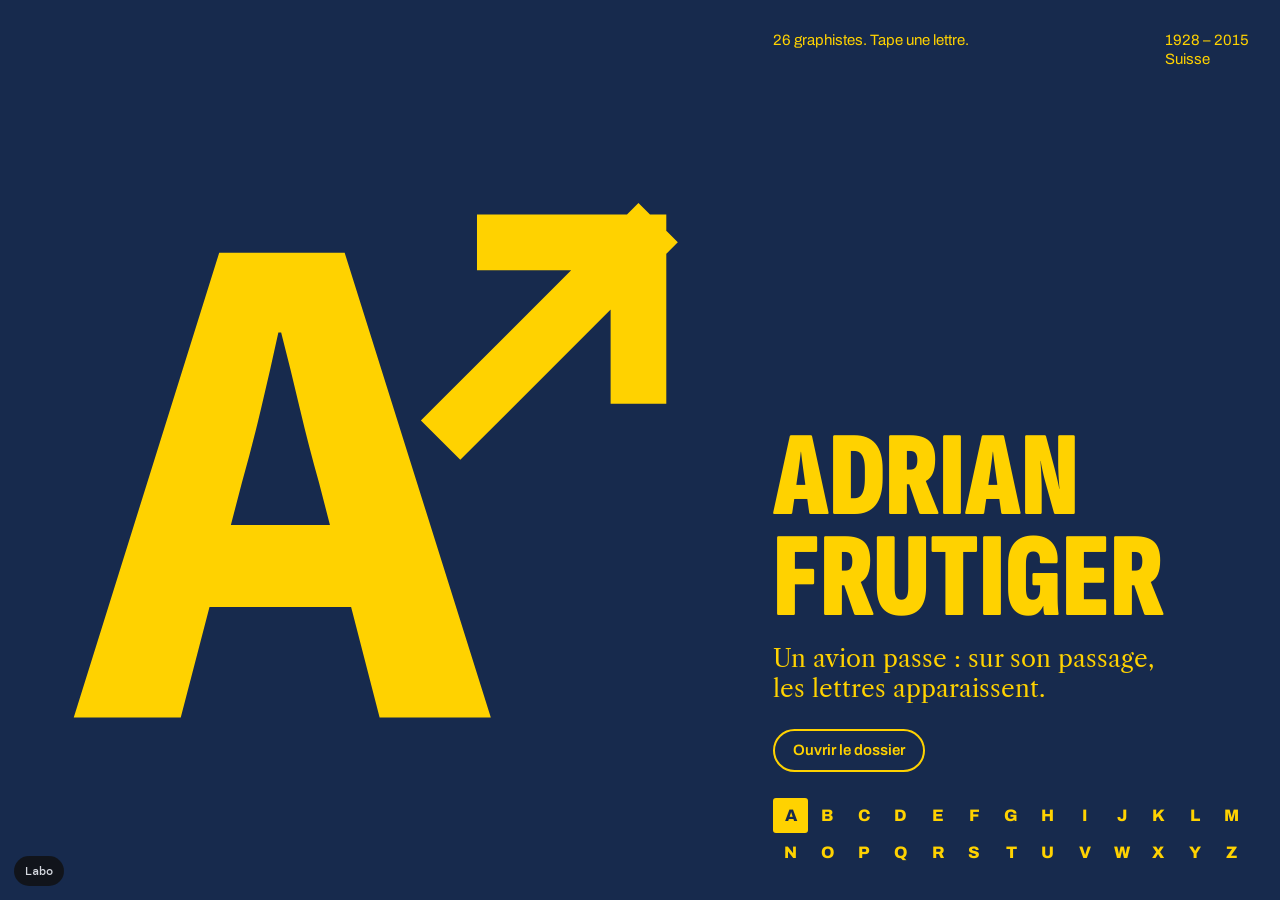
<file: labo/d-affiches.html>
<!DOCTYPE html>
<html lang="fr">
<head>
<meta charset="utf-8">
<meta name="viewport" content="width=device-width, initial-scale=1, viewport-fit=cover">
<title>Test D : une touche, une affiche</title>
<meta name="robots" content="noindex">
<link rel="stylesheet" href="commun.css">
<style>
html,body{height:100%}
body{background:#111;overflow:hidden;font-family:Archivo,Helvetica,Arial,sans-serif}
.pile{position:fixed;inset:0}
.affiche{position:absolute;inset:0;background:var(--c);color:var(--e);display:grid;grid-template-columns:min(100vh,58vw) minmax(0,1fr)}
.affiche .lettre{height:100%;display:flex;align-items:center}
.affiche .lettre .carte{width:100%}
.affiche .texte{display:flex;flex-direction:column;justify-content:space-between;padding:clamp(16px,2.4vw,36px);min-width:0}
.affiche .haut{display:flex;justify-content:space-between;gap:16px;font-size:15px;line-height:1.3}
.affiche h1{font:900 clamp(56px,9.4vw,170px)/.84 "Sofia Cond",Impact,sans-serif;text-transform:uppercase;margin:0 0 .12em;overflow-wrap:anywhere}
.affiche .geste{font:400 clamp(18px,1.9vw,28px)/1.22 Caslon,Georgia,serif;margin:0 0 clamp(14px,2vw,28px);max-width:26ch}
.alphabet{display:grid;grid-template-columns:repeat(13,1fr);gap:2px}
.alphabet button{aspect-ratio:1;border:0;background:none;color:inherit;font:800 clamp(12px,1.3vw,19px)/1 Archivo,sans-serif;padding:0;border-radius:3px}
.alphabet button[aria-current]{background:var(--e);color:var(--c)}
.alphabet button:hover{outline:1.5px solid currentColor;outline-offset:-1.5px}
.ouvrir{align-self:flex-start;border:2px solid currentColor;background:none;color:inherit;font:600 15px/1 Archivo,sans-serif;padding:12px 18px;border-radius:999px;margin-bottom:clamp(14px,2vw,26px)}
.ouvrir:hover{background:var(--e);color:var(--c)}
@media (max-width:760px){
  .affiche{grid-template-columns:1fr;grid-template-rows:auto minmax(0,1fr)}
  .affiche .lettre{height:auto}
  .affiche .lettre .carte{width:min(100vw,46vh);margin:0 auto}
  .affiche h1{font-size:15vw}
  .affiche .haut{display:none}
}
</style>
</head>
<body>
<main class="pile" id="pile"></main>
<script type="module">
import { ARTISTES, PAR_LETTRE, ecouterClavier, lienLabo, ouvrirDossier } from './donnees.js';
import { carte } from './lettres.js';
const pile = document.getElementById('pile'), reduit = matchMedia('(prefers-reduced-motion: reduce)').matches;
let courant = null;
function affiche(a) {
  const e = document.createElement('section'); e.className = 'affiche'; e.style.setProperty('--c', a.fond); e.style.setProperty('--e', a.encre);
  e.innerHTML = `<div class="lettre">${carte(a.l)}</div>
    <div class="texte">
      <div class="haut"><span>26 graphistes. Tape une lettre.</span><span>${a.dates}<br>${a.pays}</span></div>
      <div>
        <h1>${a.nom}</h1>
        <p class="geste">${a.geste}</p>
        <button class="ouvrir" type="button">Ouvrir le dossier</button>
        <nav class="alphabet" aria-label="Alphabet">${ARTISTES.map(x => `<button data-l="${x.l}"${x.l === a.l ? ' aria-current="true"' : ''} aria-label="${x.l}, ${x.nom}">${x.l}</button>`).join('')}</nav>
      </div>
    </div>`;
  return e;
}
function aller(l) {
  const a = PAR_LETTRE.get(l); if (!a) return;
  if (l === courant) return ouvrirDossier(l, 'aplat', 'affiche');
  const sens = courant && l < courant ? -1 : 1, e = affiche(a), ancien = pile.lastElementChild;
  pile.append(e); courant = l; history.replaceState(null, '', '#' + l.toLowerCase());
  if (ancien && !reduit) e.animate([{ clipPath: sens > 0 ? 'inset(0 0 0 100%)' : 'inset(0 100% 0 0)' }, { clipPath: 'inset(0 0 0 0)' }], { duration: 430, easing: 'cubic-bezier(.7,0,.2,1)' }).finished.then(() => ancien.remove()).catch(() => {});
  else ancien?.remove();
}
pile.addEventListener('click', e => { const b = e.target.closest('.alphabet button'); if (b) aller(b.dataset.l); else if (e.target.closest('.ouvrir')) ouvrirDossier(courant, 'aplat', 'affiche'); });
const pas = p => aller(ARTISTES[(ARTISTES.findIndex(a => a.l === courant) + p + 26) % 26].l);
ecouterClavier({ lettre: aller, fleche: pas, entree: () => ouvrirDossier(courant, 'aplat', 'affiche') });
let x0 = null; pile.addEventListener('pointerdown', e => { x0 = e.clientX; }); pile.addEventListener('pointerup', e => { if (x0 !== null && Math.abs(e.clientX - x0) > 60) pas(e.clientX < x0 ? 1 : -1); x0 = null; });
const h = location.hash.slice(1).toUpperCase(); aller(PAR_LETTRE.has(h) ? h : 'A'); lienLabo();
</script>
</body>
</html>
</file>
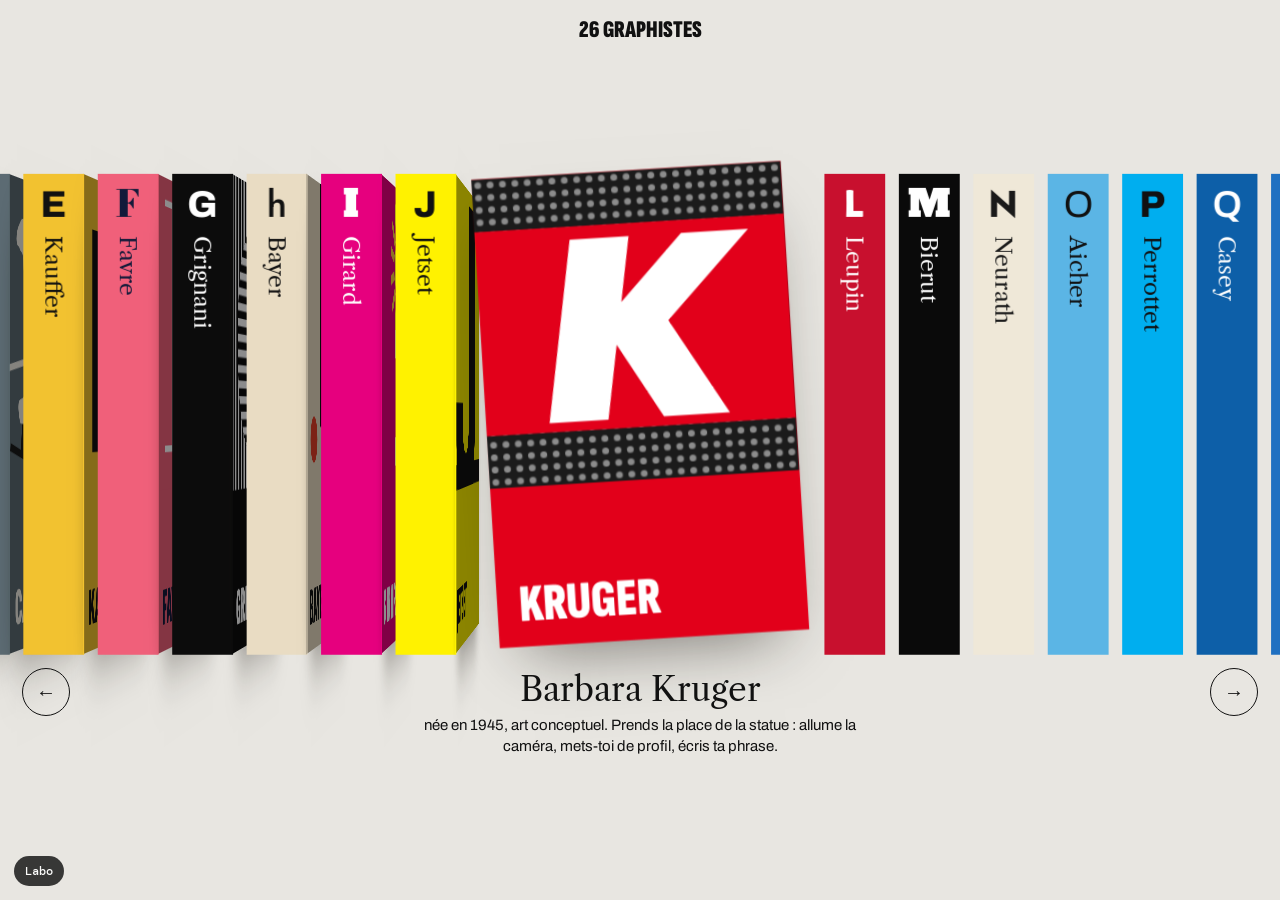
<file: labo/e-etagere.html>
<!DOCTYPE html>
<html lang="fr">
<head>
<meta charset="utf-8">
<meta name="viewport" content="width=device-width, initial-scale=1">
<title>Test E : l’étagère (première version ; la version travaillée est à la racine du site)</title>
<meta name="robots" content="noindex">
<link rel="stylesheet" href="commun.css">
<style>
html,body{height:100%}
body{background:#e8e6e1;color:#111;overflow:hidden;font-family:Archivo,Helvetica,Arial,sans-serif;--h:min(54vh,35vw);--ws:calc(var(--h)*.125);--d:calc(var(--h)*.66)}
.tete{position:fixed;top:18px;left:0;right:0;text-align:center;font:900 24px/1 "Sofia Cond",Impact,sans-serif;text-transform:uppercase;margin:0}
.scene{position:fixed;inset:0;perspective:2200px;perspective-origin:50% 46%;touch-action:pan-y}
.rayon{position:absolute;left:50%;top:46%;transform-style:preserve-3d}
.boite{position:absolute;left:0;top:0;transform-style:preserve-3d;transition:transform .78s cubic-bezier(.3,.85,.3,1);cursor:pointer}
.face{position:absolute;top:calc(var(--h)/-2);height:var(--h);backface-visibility:hidden;background:var(--c);color:var(--e);overflow:hidden}
.face::after{content:"";position:absolute;inset:0;background:#000;opacity:var(--ombre,0);transition:opacity .78s;pointer-events:none}
.tranche{width:var(--ws);left:calc(var(--ws)/-2);transform:translateZ(calc(var(--d)/2));display:flex;flex-direction:column;align-items:center;padding:calc(var(--ws)*.18) 0;gap:calc(var(--ws)*.2)}
.tranche .lt{font-size:calc(var(--ws)*.62)}
.tranche .nm{writing-mode:vertical-rl;font:400 calc(var(--ws)*.38)/1 Caslon,Georgia,serif;white-space:nowrap}
.couv{width:var(--d);left:calc(var(--d)/-2);transform:rotateY(90deg) translateZ(calc(var(--ws)/2));display:flex;flex-direction:column;box-shadow:0 30px 60px -28px rgba(20,16,10,.55)}
.couv .nomcouv{padding:calc(var(--d)*.06) calc(var(--d)*.07);font:900 calc(var(--d)*.17)/.88 "Sofia Cond",Impact,sans-serif;text-transform:uppercase;margin-top:auto}
.boite.actif .tranche{--ombre:.5}
.boite:not(.actif) .couv{--ombre:.45}
.boite:not(.actif):hover{translate:0 calc(var(--h)*-.035)}
.legende{position:fixed;left:0;right:0;top:calc(46% + var(--h)/2 + 34px);text-align:center;padding:0 20px}
.legende h1{font:400 clamp(24px,2.6vw,36px)/1.1 Caslon,Georgia,serif;margin:0 0 6px}
.legende p{margin:0 auto;font-size:15px;line-height:1.4;max-width:52ch}
.fleche{position:fixed;top:calc(46% + var(--h)/2 + 30px);width:48px;height:48px;border:1.5px solid #111;border-radius:50%;background:none;font-size:20px;line-height:1}
.fleche.g{left:22px}.fleche.d{right:22px}
.fleche:hover{background:#111;color:#e8e6e1}
@media (max-width:760px){body{--h:min(60vw,40svh)}.fleche{display:none}}
</style>
</head>
<body>
<p class="tete">26 graphistes</p>
<main class="scene" id="scene"><div class="rayon" id="rayon"></div></main>
<div class="legende" aria-live="polite"><h1 id="nom"></h1><p id="texte"></p></div>
<button class="fleche g" type="button" aria-label="Lettre précédente">←</button>
<button class="fleche d" type="button" aria-label="Lettre suivante">→</button>
<script type="module">
import { ARTISTES, PAR_LETTRE, ecouterClavier, lienLabo, ouvrirDossier } from './donnees.js';
import { carte, glyphe } from './lettres.js';
const rayon = document.getElementById('rayon');
rayon.innerHTML = ARTISTES.map(a => `<div class="boite" data-l="${a.l}" style="--c:${a.fond};--e:${a.encre}" role="button" tabindex="0" aria-label="${a.l}, ${a.nom}">
  <div class="face tranche"><span class="lt">${glyphe(a.l)}</span><span class="nm">${a.court}</span></div>
  <div class="face couv">${carte(a.l)}<div class="nomcouv">${a.court}</div></div></div>`).join('');
const B = [...rayon.children]; let actif = 10;
function ranger() {
  const cs = getComputedStyle(document.body), H = parseFloat(getComputedStyle(B[0].firstElementChild).height), ws = H * .125, d = H * .66, ecart = H * .03;
  B.forEach((b, i) => { const r = i - actif, o = r === 0;
    b.classList.toggle('actif', o);
    const x = r * (ws + ecart) + Math.sign(r) * ((d - ws) / 2 + ecart * .8);
    b.style.transform = o ? `translate3d(${x}px,${-H * .02}px,${H * .16}px) rotateZ(-3.5deg) rotateY(-90deg)` : `translate3d(${x}px,0,0)`;
    b.style.zIndex = 100 - Math.abs(r); });
  const a = ARTISTES[actif];
  document.getElementById('nom').textContent = a.nom;
  document.getElementById('texte').textContent = `${a.dates}, ${a.courant}. ${a.geste}`;
}
function aller(i) { if (i === actif) return ouvrirDossier(ARTISTES[i].l, 'blanc', 'affiche'); actif = (i + 26) % 26; ranger(); }
rayon.addEventListener('click', e => { const b = e.target.closest('.boite'); if (b) aller(B.indexOf(b)); });
document.querySelector('.fleche.g').addEventListener('click', () => aller(actif - 1));
document.querySelector('.fleche.d').addEventListener('click', () => aller(actif + 1));
ecouterClavier({ lettre: l => aller(ARTISTES.findIndex(a => a.l === l)), fleche: p => aller(actif + p), entree: () => ouvrirDossier(ARTISTES[actif].l, 'blanc', 'affiche') });
let x0 = null; const sc = document.getElementById('scene');
sc.addEventListener('pointerdown', e => { x0 = e.clientX; }); sc.addEventListener('pointerup', e => { if (x0 !== null && Math.abs(e.clientX - x0) > 50) aller(actif + (e.clientX < x0 ? 2 : -2)); x0 = null; });
let molette = 0; addEventListener('wheel', e => { const n = Date.now(); if (n - molette < 220) return; const dlt = Math.abs(e.deltaX) > Math.abs(e.deltaY) ? e.deltaX : e.deltaY; if (Math.abs(dlt) < 8) return; molette = n; aller(actif + (dlt > 0 ? 1 : -1)); }, { passive: true });
addEventListener('resize', ranger); ranger(); lienLabo();
</script>
</body>
</html>
</file>
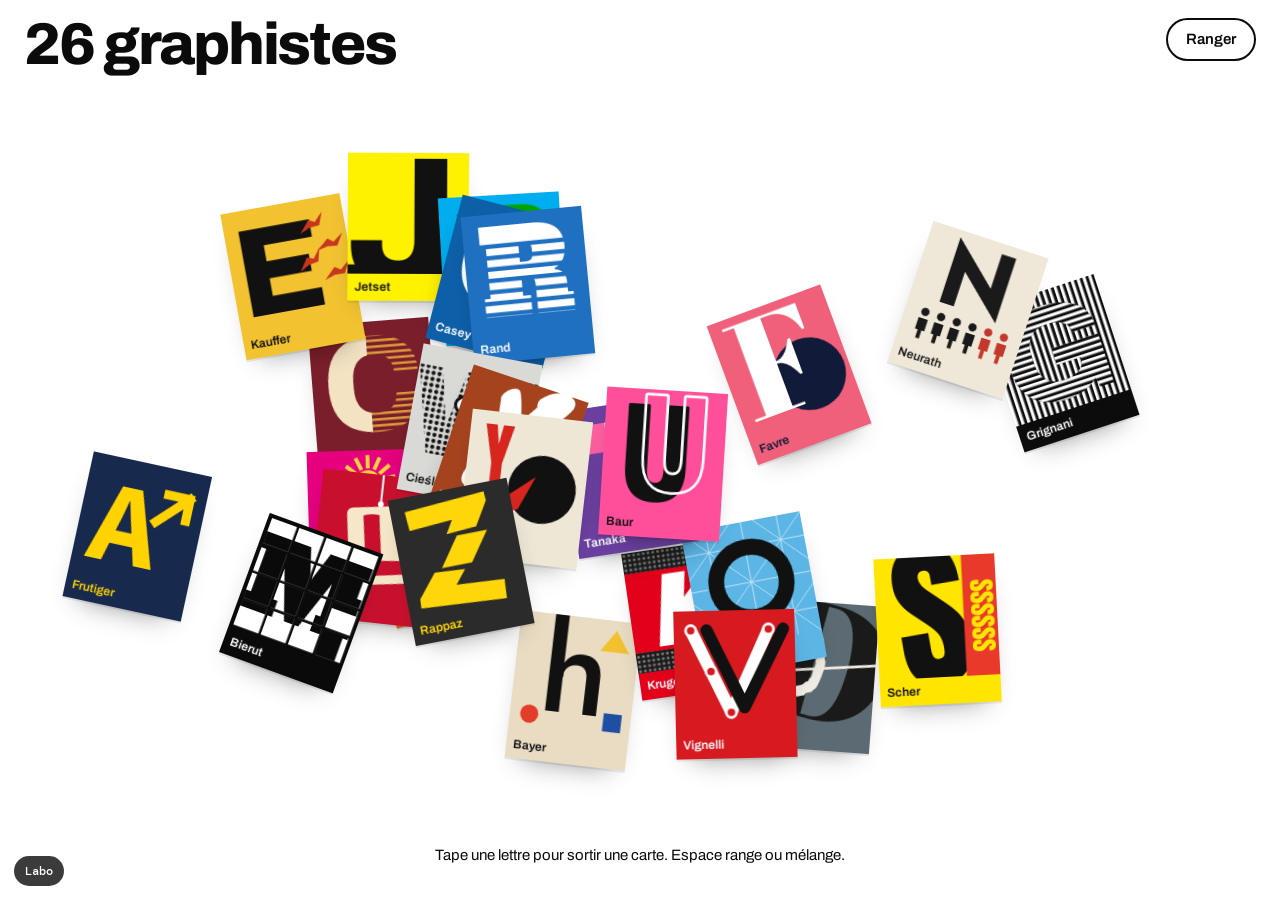
<file: labo/f-pele-mele.html>
<!DOCTYPE html>
<html lang="fr">
<head>
<meta charset="utf-8">
<meta name="viewport" content="width=device-width, initial-scale=1">
<title>Test F : le pêle-mêle</title>
<meta name="robots" content="noindex">
<link rel="stylesheet" href="commun.css">
<style>
html,body{height:100%}
body{background:#fff;color:#0b0b0b;overflow:hidden;font-family:Archivo,Helvetica,Arial,sans-serif}
.tete{position:fixed;left:24px;top:18px;right:24px;display:flex;justify-content:space-between;align-items:flex-start;gap:16px;z-index:500;pointer-events:none}
.tete h1{font:800 clamp(30px,4.6vw,68px)/.9 Archivo,sans-serif;letter-spacing:-.035em;margin:0}
.tete button{pointer-events:auto;border:2px solid #0b0b0b;background:#fff;font:600 15px/1 Archivo,sans-serif;padding:12px 18px;border-radius:999px}
.tete button:hover{background:#0b0b0b;color:#fff}
.table{position:fixed;inset:0}
.fichecarte{position:absolute;left:0;top:0;width:var(--w);padding:0;border:0;background:var(--c);color:var(--e);text-align:left;transition:transform .8s cubic-bezier(.3,.9,.25,1);box-shadow:0 2px 0 rgba(0,0,0,.08),0 14px 26px -16px rgba(0,0,0,.45);will-change:transform}
.fichecarte span{display:block;padding:.5em .6em .55em;font:600 calc(var(--w)*.1)/1.1 Archivo,sans-serif;white-space:nowrap;overflow:hidden;text-overflow:ellipsis}
.fichecarte:hover{z-index:300!important}
.fichecarte.actif{z-index:400!important}
.cartel{position:fixed;left:50%;bottom:26px;transform:translateX(-50%);width:min(560px,calc(100% - 32px));text-align:center;font-size:15px;line-height:1.4;margin:0;z-index:450;background:#fff;padding:8px 12px}
@media (max-width:700px){.tete h1{font-size:30px}.tete button{padding:10px 14px;font-size:14px}}
</style>
</head>
<body>
<header class="tete"><h1>26 graphistes</h1><button type="button" id="bascule">Ranger</button></header>
<main class="table" id="table"></main>
<p class="cartel" id="cartel" role="status">Tape une lettre pour sortir une carte. Espace range ou mélange.</p>
<script type="module">
import { ARTISTES, PAR_LETTRE, ecouterClavier, lienLabo, ouvrirDossier } from './donnees.js';
import { carte } from './lettres.js';
const table = document.getElementById('table'), cartel = document.getElementById('cartel'), bouton = document.getElementById('bascule');
table.innerHTML = ARTISTES.map(a => `<button class="fichecarte" data-l="${a.l}" style="--c:${a.fond};--e:${a.encre}" aria-label="${a.l}, ${a.nom}">${carte(a.l)}<span>${a.court}</span></button>`).join('');
const C = [...table.children]; let range = false, choisi = null, graine = 5;
const alea = () => (graine = (graine * 16807) % 2147483647) / 2147483647;
function poser() {
  const L = innerWidth, H = innerHeight, etroit = L < 700, col = etroit ? 5 : L > H * 1.5 ? 9 : 7, lig = Math.ceil(26 / col);
  const haut = etroit ? 70 : 110, bas = 96, w = Math.min((L - 40) / col - 10, (H - haut - bas) / lig / 1.34 - 8);
  table.style.setProperty('--w', w + 'px'); graine = 5;
  const lg = col * (w + 10) - 10, x0 = (L - lg) / 2, hc = w * 1.3;
  C.forEach((c, i) => {
    let x, y, r = 0, s = 1;
    if (range) { x = x0 + (i % col) * (w + 10); y = haut + Math.floor(i / col) * (hc + 8); alea(); alea(); alea(); }
    else { x = L * .06 + alea() * (L * .88 - w); y = haut + alea() * (H - haut - bas - hc); r = (alea() - .5) * 44; }
    if (c.dataset.l === choisi) { s = Math.min(2.6, (H - 200) / hc); x = (L - w) / 2; y = (H - hc) / 2 - 30; r = 0; }
    c.style.transform = `translate(${x}px,${y}px) rotate(${r}deg) scale(${s})`; c.style.zIndex = range ? 1 : 1 + i;
    c.classList.toggle('actif', c.dataset.l === choisi);
  });
  bouton.textContent = range ? 'Mélanger' : 'Ranger';
}
function choisir(l) {
  const a = PAR_LETTRE.get(l); if (!a) return;
  if (choisi === l) return ouvrirDossier(l, 'blanc', 'grotesque');
  choisi = l; cartel.innerHTML = `<b>${a.nom}</b>, ${a.dates}. ${a.geste} Entrée pour ouvrir.`; poser();
}
function lacher() { choisi = null; cartel.textContent = 'Tape une lettre pour sortir une carte. Espace range ou mélange.'; poser(); }
const basculer = () => { range = !range; poser(); };
bouton.addEventListener('click', basculer);
table.addEventListener('click', e => { const c = e.target.closest('.fichecarte'); if (c) choisir(c.dataset.l); else lacher(); });
addEventListener('keydown', e => { if (e.key === ' ' && !(e.target instanceof HTMLButtonElement)) { e.preventDefault(); basculer(); } });
ecouterClavier({ lettre: choisir, entree: () => choisi && ouvrirDossier(choisi, 'blanc', 'grotesque'), echap: lacher,
  fleche(p) { const i = ARTISTES.findIndex(a => a.l === choisi), l = ARTISTES[(i + p + 26) % 26].l; choisi = null; choisir(l); } });
addEventListener('resize', poser); poser(); lienLabo();
</script>
</body>
</html>
</file>
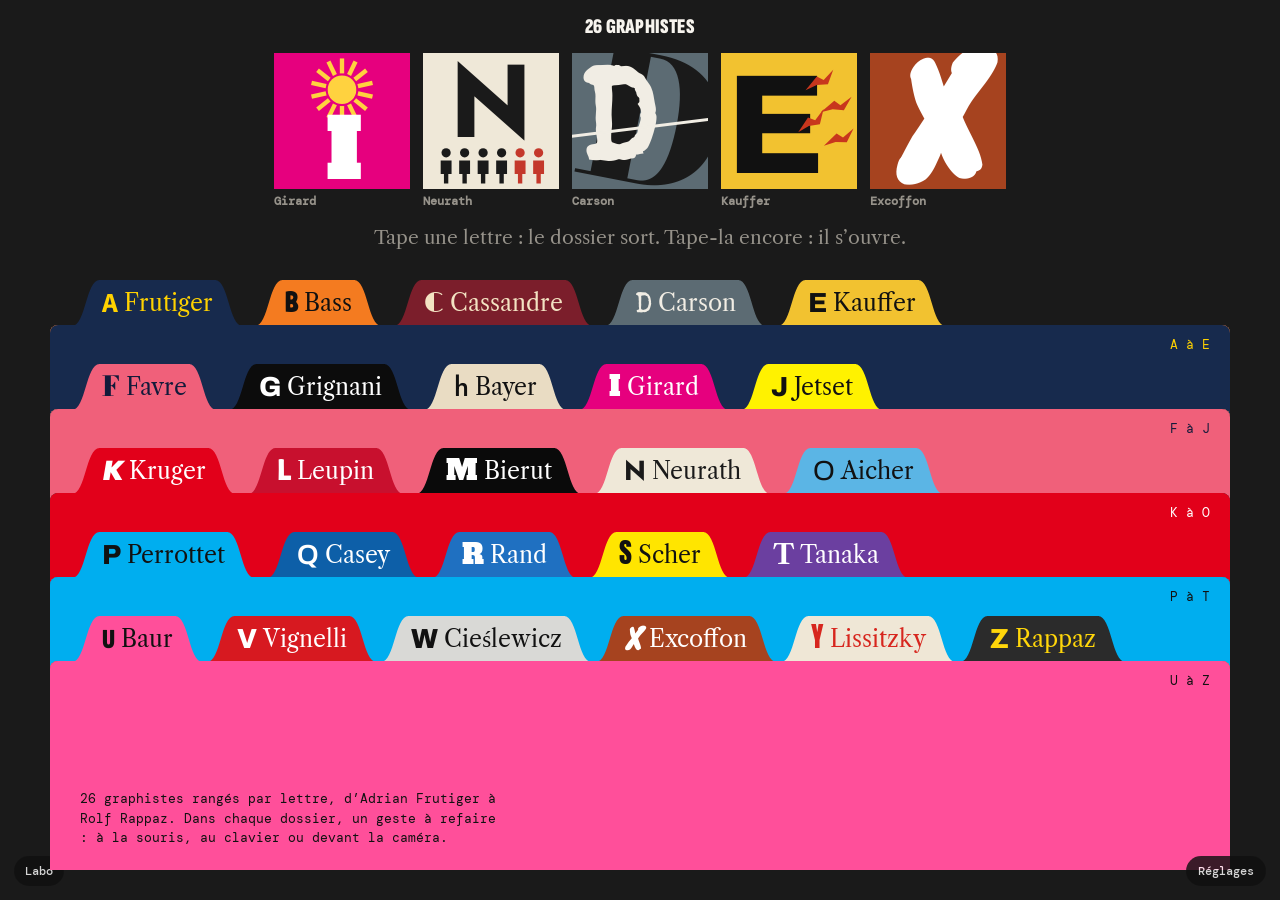
<file: labo/intercalaires.html>
<!DOCTYPE html>
<html lang="fr">
<head>
<meta charset="utf-8">
<meta name="viewport" content="width=device-width, initial-scale=1, viewport-fit=cover">
<title>26 graphistes : les intercalaires (test)</title>
<meta name="robots" content="noindex">
<link rel="stylesheet" href="commun.css">
<link rel="stylesheet" href="page.css">
<link rel="stylesheet" href="intercalaires.css">
</head>
<body>
<svg width="0" height="0" style="position:absolute" aria-hidden="true"><filter id="rugueux" x="-5%" y="-10%" width="110%" height="120%"><feTurbulence type="fractalNoise" baseFrequency=".9" numOctaves="2" seed="4"/><feDisplacementMap in="SourceGraphic" scale="3.2" xChannelSelector="R" yChannelSelector="G"/></filter></svg>
<header class="tete">
  <p class="marque">26 graphistes</p>
  <h1 id="titre"></h1>
  <p class="chapo">Tape une lettre : le dossier sort. Tape-la encore : il s’ouvre.</p>
</header>
<main class="classeur" id="classeur" aria-label="Les 26 dossiers"></main>
<section id="page" hidden aria-label="Dossier ouvert"></section>
<button type="button" id="ouvrir-reglages">Réglages</button>
<aside id="reglages" hidden aria-label="Réglages du test"></aside>
<p id="annonce" role="status" aria-live="polite"></p>
<script type="module" src="intercalaires.js"></script>
</body>
</html>
</file>
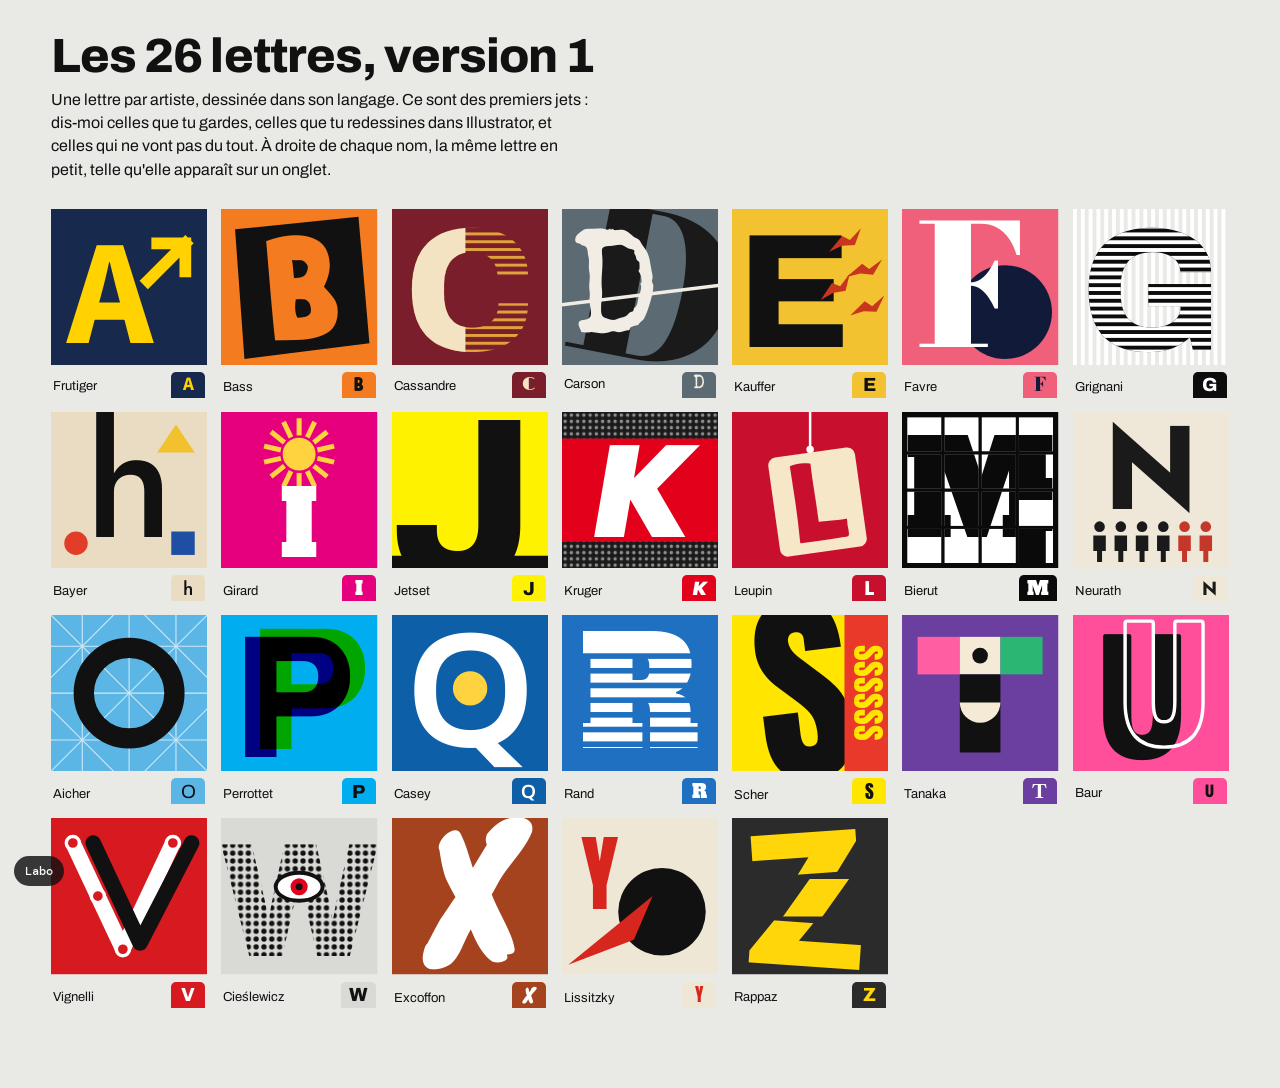
<file: labo/lettres.html>
<!DOCTYPE html>
<html lang="fr">
<head>
<meta charset="utf-8">
<meta name="viewport" content="width=device-width, initial-scale=1">
<title>Les 26 lettres, version 1</title>
<link rel="stylesheet" href="commun.css">
<style>
body{background:#e9e9e6;color:#111;font-family:Archivo,sans-serif;padding:32px clamp(16px,4vw,56px) 80px}
h1{font:800 clamp(28px,4vw,48px)/1 Archivo,sans-serif;letter-spacing:-.02em;margin:0 0 8px}
p.chapo{max-width:60ch;margin:0 0 28px;font-size:16px;line-height:1.45}
.planche{display:grid;grid-template-columns:repeat(auto-fill,minmax(150px,1fr));gap:14px}
figure{margin:0}
figcaption{display:flex;justify-content:space-between;gap:8px;align-items:baseline;padding:7px 2px 0;font-size:13px}
figcaption .o{display:inline-flex;align-items:center;justify-content:center;min-width:34px;height:26px;padding:0 8px;border-radius:5px 5px 0 0;font-size:19px}
</style>
</head>
<body>
<h1>Les 26 lettres, version 1</h1>
<p class="chapo">Une lettre par artiste, dessinée dans son langage. Ce sont des premiers jets : dis-moi celles que tu gardes, celles que tu redessines dans Illustrator, et celles qui ne vont pas du tout. À droite de chaque nom, la même lettre en petit, telle qu'elle apparaît sur un onglet.</p>
<div class="planche" id="planche"></div>
<script type="module">
import { ARTISTES, lienLabo } from './donnees.js';
import { carte, glyphe } from './lettres.js';
document.getElementById('planche').innerHTML = ARTISTES.map(a =>
  `<figure>${carte(a.l)}<figcaption><span>${a.court}</span><span class="o" style="background:${a.fond};color:${a.encre}">${glyphe(a.l)}</span></figcaption></figure>`).join('');
lienLabo();
</script>
</body>
</html>
</file>
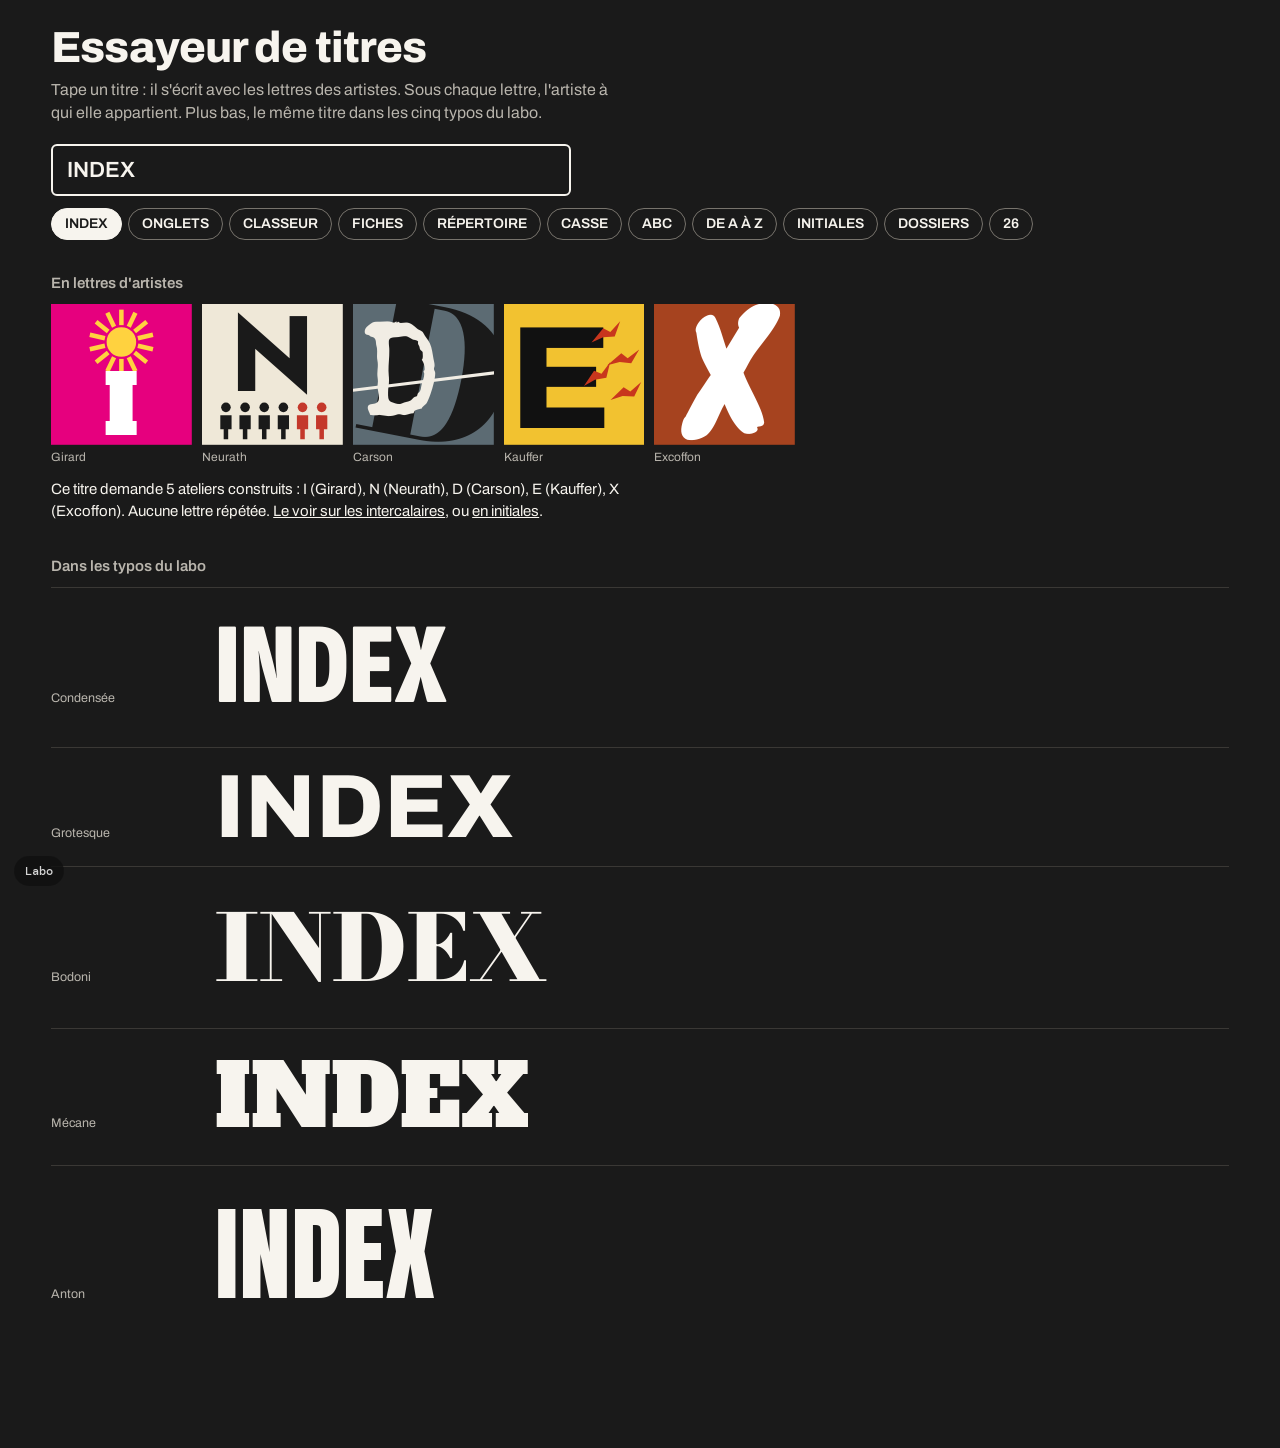
<file: labo/titres.html>
<!DOCTYPE html>
<html lang="fr">
<head>
<meta charset="utf-8">
<meta name="viewport" content="width=device-width, initial-scale=1">
<title>Essayeur de titres</title>
<meta name="robots" content="noindex">
<link rel="stylesheet" href="commun.css">
<style>
body{background:#1a1a1a;color:#f7f4ee;font-family:Archivo,Helvetica,Arial,sans-serif;padding:26px clamp(14px,4vw,56px) 110px}
h1{font:800 clamp(26px,3.4vw,44px)/1 Archivo,sans-serif;letter-spacing:-.02em;margin:0 0 8px}
.chapo{margin:0 0 20px;max-width:64ch;font-size:16px;line-height:1.45;color:#b9b5ad}
.saisie{display:flex;flex-wrap:wrap;gap:10px;align-items:center;margin-bottom:12px}
.saisie input{flex:1 1 280px;max-width:520px;padding:12px 14px;border:2px solid #f7f4ee;border-radius:6px;background:transparent;color:inherit;font:600 22px/1.1 Archivo,sans-serif}
.pistes{display:flex;flex-wrap:wrap;gap:6px;margin:0 0 30px;padding:0;list-style:none}
.pistes button{border:1.5px solid #77736c;background:none;color:inherit;border-radius:999px;padding:8px 13px;font:600 14px/1 Archivo,sans-serif}
.pistes button:hover,.pistes button[aria-pressed="true"]{background:#f7f4ee;color:#1a1a1a;border-color:#f7f4ee}
h2{font:600 15px/1.2 Archivo,sans-serif;margin:34px 0 12px;color:#b9b5ad}
#tuiles{display:flex;flex-wrap:wrap;gap:10px}
#tuiles figure{margin:0;flex:0 1 clamp(64px,11vw,150px)}
#tuiles figcaption{font-size:12px;padding-top:5px;color:#b9b5ad;white-space:nowrap;overflow:hidden;text-overflow:ellipsis}
#tuiles .trou{flex:0 0 clamp(20px,3vw,44px)}
#tuiles .signe{font:900 clamp(60px,10vw,140px)/1 "Sofia Cond",Impact,sans-serif;flex:0 0 auto}
#bilan{margin:14px 0 0;font-size:15px;line-height:1.5;max-width:70ch}
.typos{display:grid;gap:4px}
.typos div{display:grid;grid-template-columns:150px 1fr;align-items:baseline;gap:14px;border-top:1px solid #3a3835;padding:10px 0 6px;overflow:hidden}
.typos small{font-size:12.5px;color:#b9b5ad}
.typos span{font-size:clamp(44px,9vw,132px);line-height:.95;white-space:nowrap}
a{color:inherit}
@media (max-width:640px){.typos div{grid-template-columns:1fr;gap:2px}}
</style>
</head>
<body>
<h1>Essayeur de titres</h1>
<p class="chapo">Tape un titre : il s'écrit avec les lettres des artistes. Sous chaque lettre, l'artiste à qui elle appartient. Plus bas, le même titre dans les cinq typos du labo.</p>
<div class="saisie"><input id="mot" type="text" value="INDEX" maxlength="26" autocomplete="off" spellcheck="false" aria-label="Titre à essayer"></div>
<ul class="pistes" id="pistes"></ul>
<h2>En lettres d'artistes</h2>
<div id="tuiles"></div>
<p id="bilan"></p>
<h2>Dans les typos du labo</h2>
<div class="typos" id="typos"></div>
<script type="module">
import { PAR_LETTRE, lienLabo } from './donnees.js';
import { carte } from './lettres.js';
const PISTES = ['INDEX', 'ONGLETS', 'CLASSEUR', 'FICHES', 'RÉPERTOIRE', 'CASSE', 'ABC', 'DE A À Z', 'INITIALES', 'DOSSIERS', '26'];
const TYPOS = [['Condensée', "900 1em 'Sofia Cond',Impact,sans-serif", 'uppercase'], ['Grotesque', '800 .78em Archivo,sans-serif', 'none'], ['Bodoni', '900 .8em Bodoni,serif', 'none'], ['Mécane', "400 .74em 'Alfa Slab',serif", 'none'], ['Anton', '400 .9em Anton,Impact,sans-serif', 'uppercase']];
const mot = document.getElementById('mot'), sansAccent = s => s.normalize('NFD').replace(/[̀-ͯ]/g, '').toUpperCase();
document.getElementById('pistes').innerHTML = PISTES.map(p => `<li><button type="button">${p}</button></li>`).join('');
function ecrire() {
  const t = mot.value.trim() || 'INDEX', lettres = [...sansAccent(t)];
  document.getElementById('tuiles').innerHTML = lettres.map(ch => { const a = PAR_LETTRE.get(ch);
    return a ? `<figure>${carte(ch)}<figcaption>${a.court}</figcaption></figure>` : ch === ' ' ? '<span class="trou"></span>' : `<span class="signe">${ch}</span>`; }).join('');
  const uniques = [...new Set(lettres.filter(ch => PAR_LETTRE.has(ch)))], doubles = lettres.filter((ch, i) => PAR_LETTRE.has(ch) && lettres.indexOf(ch) !== i);
  document.getElementById('bilan').innerHTML = uniques.length
    ? `Ce titre demande ${uniques.length} atelier${uniques.length > 1 ? 's' : ''} construit${uniques.length > 1 ? 's' : ''} : ${uniques.map(l => `${l} (${PAR_LETTRE.get(l).court})`).join(', ')}.` +
      (doubles.length ? ` Lettres répétées : ${[...new Set(doubles)].join(', ')}.` : ' Aucune lettre répétée.') +
      ` <a href="intercalaires.html?titre=${encodeURIComponent(t)}">Le voir sur les intercalaires</a>, ou <a href="b-initiales.html?titre=${encodeURIComponent(sansAccent(t))}">en initiales</a>.`
    : 'Ce titre ne contient aucune lettre : il s’écrira dans la typo du site.';
  document.getElementById('typos').innerHTML = TYPOS.map(([n, f, c]) => `<div><small>${n}</small><span style="font:${f.replace(/([\d.]+)em/, (_, k) => `calc(${k} * clamp(44px,9vw,132px))`)};text-transform:${c}">${t.replace(/</g, '&lt;')}</span></div>`).join('');
  document.querySelectorAll('#pistes button').forEach(b => b.setAttribute('aria-pressed', String(b.textContent === t.toUpperCase())));
}
mot.addEventListener('input', ecrire);
document.getElementById('pistes').addEventListener('click', e => { const b = e.target.closest('button'); if (b) { mot.value = b.textContent; ecrire(); } });
const q = new URLSearchParams(location.search).get('titre'); if (q) mot.value = q;
ecrire(); lienLabo();
</script>
</body>
</html>
</file>
<file: labo/commun.css>
/* Labo : polices embarquées et base commune à toutes les pages de test. */
@font-face{font-family:"Archivo";font-weight:400;font-display:swap;src:url(../fonts/archivo-latin-400-normal.woff2) format("woff2")}
@font-face{font-family:"Archivo";font-weight:600;font-display:swap;src:url(../fonts/archivo-latin-600-normal.woff2) format("woff2")}
@font-face{font-family:"Archivo";font-weight:800;font-display:swap;src:url(../fonts/archivo-latin-800-normal.woff2) format("woff2")}
@font-face{font-family:"Sofia Cond";font-weight:700;font-display:swap;src:url(../fonts/sofia-sans-extra-condensed-latin-700-normal.woff2) format("woff2")}
@font-face{font-family:"Sofia Cond";font-weight:900;font-display:swap;src:url(../fonts/sofia-sans-extra-condensed-latin-900-normal.woff2) format("woff2")}
@font-face{font-family:"Anton";font-weight:400;font-display:swap;src:url(../fonts/anton-latin-400-normal.woff2) format("woff2")}
@font-face{font-family:"Caslon";font-weight:400;font-display:swap;src:url(../fonts/libre-caslon-text-latin-400-normal.woff2) format("woff2")}
@font-face{font-family:"Caslon";font-weight:400;font-style:italic;font-display:swap;src:url(../fonts/libre-caslon-text-latin-400-italic.woff2) format("woff2")}
@font-face{font-family:"Caslon";font-weight:700;font-display:swap;src:url(../fonts/libre-caslon-text-latin-700-normal.woff2) format("woff2")}
@font-face{font-family:"Bodoni";font-weight:400;font-style:italic;font-display:swap;src:url(../fonts/bodoni-moda-latin-400-italic.woff2) format("woff2")}
@font-face{font-family:"Bodoni";font-weight:700;font-display:swap;src:url(../fonts/bodoni-moda-latin-700-normal.woff2) format("woff2")}
@font-face{font-family:"Bodoni";font-weight:900;font-display:swap;src:url(../fonts/bodoni-moda-latin-900-normal.woff2) format("woff2")}
@font-face{font-family:"Alfa Slab";font-weight:400;font-display:swap;src:url(../fonts/alfa-slab-one-latin-400-normal.woff2) format("woff2")}
@font-face{font-family:"DM Mono";font-weight:400;font-display:swap;src:url(../fonts/dm-mono-latin-400-normal.woff2) format("woff2")}
@font-face{font-family:"DM Mono";font-weight:500;font-display:swap;src:url(../fonts/dm-mono-latin-500-normal.woff2) format("woff2")}
@font-face{font-family:"Jost";font-weight:500;font-display:swap;src:url(../fonts/jost-latin-500-normal.woff2) format("woff2")}
@font-face{font-family:"Jost";font-weight:700;font-display:swap;src:url(../fonts/jost-latin-700-normal.woff2) format("woff2")}
@font-face{font-family:"Jost";font-weight:900;font-style:italic;font-display:swap;src:url(../fonts/jost-latin-900-italic.woff2) format("woff2")}
@font-face{font-family:"Source Sans";font-weight:400;font-display:swap;src:url(../fonts/source-sans-3-latin-400-normal.woff2) format("woff2")}
@font-face{font-family:"Source Sans";font-weight:700;font-display:swap;src:url(../fonts/source-sans-3-latin-700-normal.woff2) format("woff2")}
@font-face{font-family:"Saira Stencil";font-display:swap;src:url(../fonts/saira-stencil-one-latin-400-normal.woff2) format("woff2")}
@font-face{font-family:"Londrina";font-weight:900;font-display:swap;src:url(../fonts/londrina-solid-latin-900-normal.woff2) format("woff2")}
@font-face{font-family:"Limelight";font-display:swap;src:url(../fonts/limelight-latin-400-normal.woff2) format("woff2")}
@font-face{font-family:"Special Elite";font-display:swap;src:url(../fonts/special-elite-latin-400-normal.woff2) format("woff2")}
@font-face{font-family:"Knewave";font-display:swap;src:url(../fonts/knewave-latin-400-normal.woff2) format("woff2")}

*,*::before,*::after{box-sizing:border-box}
html{-webkit-text-size-adjust:100%}
body{margin:0;-webkit-font-smoothing:antialiased;text-rendering:optimizeLegibility}
button,input,select,textarea{font:inherit;color:inherit}
button{cursor:pointer}
svg.carte{display:block;width:100%;height:auto}
.gl{display:inline-block;line-height:1}
.gl svg{width:.82em;height:.82em;vertical-align:-.08em}
:focus-visible{outline:3px solid #1a6bff;outline-offset:3px}
.sr{position:absolute;width:1px;height:1px;overflow:hidden;clip-path:inset(50%);white-space:nowrap}

/* Lien de retour vers le sommaire du labo, présent sur chaque test. */
.vers-labo{position:fixed;left:14px;bottom:14px;z-index:90;font:500 12px/1 "DM Mono",ui-monospace,monospace;padding:9px 11px;border-radius:999px;background:#111;color:#fff;text-decoration:none;opacity:.82}
.vers-labo:hover{opacity:1}
@media (prefers-reduced-motion:reduce){*,*::before,*::after{animation-duration:.01ms!important;transition-duration:.01ms!important}}
</file>
<file: site.css>
/* À la lettre : l'accueil (l'étagère) et la page ouverte (le livre). Les polices viennent de labo/commun.css. */

html,body{height:100%}
body{
  --h:min(48vh,33vw);            /* hauteur d'un livre */
  --ws:calc(var(--h)*.13);       /* épaisseur du dos */
  --d:calc(var(--h)*.68);        /* largeur de la couverture */
  --pd:calc(var(--h)*1.1);       /* profondeur de la planche */
  --ep:calc(var(--h)*.046);      /* épaisseur de la planche */
  --sol:64vh;                    /* hauteur du plan où posent les livres */
  --mur:#e6e5e1; --encre:#141414; --planche:#f4f3ef; --chant:#fbfaf7; --doux:rgba(20,20,20,.62);
  --t-titre:"Sofia Cond",Impact,sans-serif; --t-titre-g:900; --t-titre-casse:uppercase; --t-titre-ls:0; --t-titre-k:1;
  --grain:url("data:image/svg+xml,%3Csvg xmlns='http://www.w3.org/2000/svg' width='180' height='180'%3E%3Cfilter id='n'%3E%3CfeTurbulence type='fractalNoise' baseFrequency='.8' numOctaves='2' stitchTiles='stitch'/%3E%3CfeColorMatrix values='0 0 0 0 0 0 0 0 0 0 0 0 0 0 0 0 0 0 -.62 .385'/%3E%3C/filter%3E%3Crect width='100%25' height='100%25' filter='url(%23n)'/%3E%3C/svg%3E");
  --toile:repeating-linear-gradient(0deg,rgba(255,255,255,.055) 0 1px,rgba(0,0,0,0) 1px 3px),repeating-linear-gradient(90deg,rgba(0,0,0,.06) 0 1px,rgba(0,0,0,0) 1px 3px);
  --tx:var(--grain),var(--toile);
  margin:0;overflow:hidden;background:var(--mur);color:var(--encre);font-family:Archivo,Helvetica,Arial,sans-serif;
  transition:background-color .6s ease,color .6s ease;
}
body[data-texture="papier"]{--tx:var(--grain)}
body[data-texture="lisse"]{--tx:linear-gradient(rgba(0,0,0,0),rgba(0,0,0,0))}

/* ───────── Les fonds ───────── */
body[data-fond="nuit"]{--mur:#191a1e;--encre:#f1eee6;--planche:#101013;--chant:#2b2c31;--doux:rgba(241,238,230,.66)}
body[data-fond="grille"]{--mur:#f1f0ec;--planche:#ffffff;--chant:#ffffff}
body[data-fond="affiche"]{--sol:66vh;--h:min(46vh,33vw);--mur:var(--a-fond,#e6e5e1);--encre:var(--a-encre,#141414);--planche:color-mix(in srgb,var(--a-fond,#888) 62%,#000);--chant:color-mix(in srgb,var(--a-fond,#888) 80%,#000);--doux:color-mix(in srgb,var(--a-encre,#141414) 78%,transparent)}
.mur{position:fixed;inset:0;overflow:hidden;pointer-events:none}
.mur::before{content:"";position:absolute;inset:0;background:radial-gradient(120% 90% at 30% 8%,rgba(255,255,255,.34),rgba(255,255,255,0) 55%),radial-gradient(90% 70% at 50% 120%,rgba(0,0,0,.16),rgba(0,0,0,0) 70%)}
body[data-fond="nuit"] .mur::before{background:radial-gradient(60% 62% at 50% 42%,rgba(255,244,220,.13),rgba(255,244,220,0) 70%),radial-gradient(100% 80% at 50% 120%,rgba(0,0,0,.5),rgba(0,0,0,0) 70%)}
body[data-fond="grille"] .mur::after{content:"";position:absolute;inset:0;background:
  repeating-linear-gradient(90deg,rgba(226,0,26,.34) 0 1px,rgba(0,0,0,0) 1px calc(100vw/12)),
  repeating-linear-gradient(0deg,rgba(0,110,220,.2) 0 1px,rgba(0,0,0,0) 1px calc(var(--h)/12))}
.mur-nom,.mur-lettre{position:absolute;display:none;line-height:.8;white-space:nowrap}
body[data-fond="affiche"] .mur-nom{display:block;left:50%;top:0;transform:translateX(-50%);font:900 20vw/1 "Sofia Cond",Impact,sans-serif;text-transform:uppercase;color:var(--encre);transition:color .6s}
body[data-fond="lettre"] .mur-lettre{display:block;left:-3vw;top:-9vh;font-size:118vh;color:var(--a-teinte,#c33);opacity:.92}
body[data-fond="lettre"] .mur-lettre .gl{line-height:.9}

/* ───────── Le titre ───────── */
.tete{position:fixed;left:0;right:0;top:0;padding:clamp(14px,2.2vh,26px) clamp(18px,2.6vw,40px) 0;display:flex;justify-content:space-between;align-items:flex-start;gap:24px;pointer-events:none;z-index:2}
.tete h1{margin:0;font-family:var(--t-titre);font-weight:var(--t-titre-g);text-transform:var(--t-titre-casse);letter-spacing:var(--t-titre-ls);font-size:calc(min(13.5vh,9.6vw)*var(--t-titre-k));line-height:.84;font-style:var(--t-titre-style,normal)}
.tete p{margin:.35em 0 0;font-size:clamp(13px,1.05vw,15.5px);line-height:1.35;text-align:right;color:var(--doux);max-width:30ch}
body[data-titre="mur"] .tete{justify-content:center}
body[data-titre="mur"] .tete h1{font-size:calc(min(34vh,23vw)*var(--t-titre-k));white-space:nowrap;text-align:center}
body[data-titre="mur"] .tete p{position:fixed;right:clamp(18px,2.6vw,40px);bottom:clamp(40px,6vh,64px);margin:0}
body[data-titre="etiquette"] .tete h1{font-size:clamp(15px,1.25vw,19px);line-height:1.1;letter-spacing:0;background:#fbfaf6;color:#141414;padding:.5em .8em .45em;border-radius:2px;box-shadow:0 1px 0 rgba(0,0,0,.18),0 10px 18px -10px rgba(0,0,0,.4);position:fixed;left:clamp(18px,3vw,48px);top:calc(var(--sol) + var(--h)*.07);transform:rotate(-1.2deg)}
body[data-fond="affiche"] .tete h1{font-size:clamp(15px,1.25vw,19px);line-height:1.15;font-family:Archivo,sans-serif;font-weight:800;text-transform:none;letter-spacing:0;font-style:normal;white-space:normal}
body[data-fond="affiche"][data-titre="mur"] .tete{justify-content:space-between}
body[data-fond="affiche"] .tete p{position:static}

/* ───────── L'étagère en 3D ───────── */
.scene{position:fixed;inset:0;perspective:1900px;perspective-origin:50% 35%;overflow:hidden;touch-action:pan-y;z-index:1}
.rayon{position:absolute;left:50%;top:var(--sol);width:0;height:0;transform-style:preserve-3d}
.livre,.pose,.tourne{position:absolute;left:0;top:0;width:0;height:0;transform-style:preserve-3d}
.livre{transition:transform .78s cubic-bezier(.3,.85,.3,1);cursor:pointer}
.livre.saut{transition:none}
.pose{transition:transform .35s ease-out}
.tourne{transition:transform .78s cubic-bezier(.3,.85,.3,1)}
.livre.actif .tourne{transform:rotateY(-90deg)}
.livre:not(.actif):hover .pose{transform:translateZ(calc(var(--h)*.075))}

.f{position:absolute;backface-visibility:hidden;overflow:hidden;background-color:var(--c);color:var(--e)}
.f::after{content:"";position:absolute;inset:0;background:#000;opacity:var(--o,0);transition:opacity .78s;pointer-events:none}
.dos{left:calc(var(--ws)/-2);top:calc(var(--h)*-1);width:var(--ws);height:var(--h);transform:translateZ(calc(var(--d)/2));
  background-image:var(--tx),linear-gradient(90deg,rgba(0,0,0,.34),rgba(255,255,255,.14) 20%,rgba(255,255,255,0) 48%,rgba(0,0,0,.3));
  box-shadow:inset 0 calc(var(--h)*.012) 0 rgba(255,255,255,.1),inset 0 calc(var(--h)*-.014) 0 rgba(0,0,0,.22);
  display:flex;flex-direction:column;align-items:center;padding:calc(var(--ws)*.2) 0 calc(var(--ws)*.22)}
.dos .lt{font-size:calc(var(--ws)*.66);flex:none}
.dos .filet{width:46%;height:max(1px,calc(var(--h)*.004));background:currentColor;opacity:.55;margin:calc(var(--ws)*.2) 0;flex:none}
.dos .nm{writing-mode:vertical-rl;transform:rotate(180deg);font:400 calc(var(--ws)*.36)/1 Caslon,Georgia,serif;white-space:nowrap;flex:1;display:flex;align-items:center;justify-content:flex-end;letter-spacing:.01em}
.dos .no{font:600 calc(var(--ws)*.2)/1 Archivo,sans-serif;opacity:.75;flex:none;font-variant-numeric:tabular-nums}
.couv,.plat{left:calc(var(--d)/-2);top:calc(var(--h)*-1);width:var(--d);height:var(--h)}
.couv{transform:rotateY(90deg) translateZ(calc(var(--ws)/2));display:flex;flex-direction:column;--o:.4}
.couv::before{content:"";position:absolute;inset:0;z-index:2;pointer-events:none;background-image:var(--tx),
  linear-gradient(90deg,rgba(0,0,0,.26) 0,rgba(0,0,0,0) 2.2%,rgba(0,0,0,.2) 4.6%,rgba(255,255,255,.16) 5.4%,rgba(255,255,255,0) 7.5%),
  linear-gradient(108deg,rgba(255,255,255,.13),rgba(255,255,255,0) var(--reflet,42%),rgba(0,0,0,.1) 100%)}
.couv .nomcouv{padding:0 calc(var(--d)*.07) calc(var(--d)*.06) calc(var(--d)*.105);font:900 calc(var(--d)*.168)/.86 "Sofia Cond",Impact,sans-serif;text-transform:uppercase;margin-top:auto;overflow-wrap:anywhere}
.couv .coll{padding:0 calc(var(--d)*.07) calc(var(--d)*.05) calc(var(--d)*.105);font:400 italic calc(var(--d)*.048)/1.2 Caslon,Georgia,serif;opacity:.9}
.plat{transform:rotateY(-90deg) translateZ(calc(var(--ws)/2));background-image:var(--tx);--o:.52}
.cime{left:calc(var(--ws)/-2);top:calc(var(--h)*-1 - var(--d)/2);width:var(--ws);height:var(--d);transform:rotateX(90deg);
  background:repeating-linear-gradient(90deg,#f1ecdf 0 1.5px,#d8d0be 1.5px 2.6px);border:solid var(--c);border-width:0 calc(var(--ws)*.07)}
.gout{left:calc(var(--ws)/-2);top:calc(var(--h)*-1);width:var(--ws);height:var(--h);transform:rotateY(180deg) translateZ(calc(var(--d)/2 - var(--ws)*.06));
  background:repeating-linear-gradient(90deg,#efe9dc 0 1.5px,#d2cab8 1.5px 2.6px);border:solid var(--c);border-width:0 calc(var(--ws)*.07)}
.livre:not(.actif) .dos::after{background:linear-gradient(90deg,#000,rgba(0,0,0,.35));opacity:var(--od,0)}
.livre.actif .couv{--o:0}
.livre.actif .dos{--o:.34}

/* ombres : chaque livre pose la sienne sur la planche ; le livre sorti en porte une sur le mur */
.ombre{position:absolute;left:calc(var(--ws)/-2);top:calc(var(--d)/-2);width:var(--ws);height:var(--d);border-radius:3px;
  transform:translateY(1px) rotateX(90deg);background:rgba(0,0,0,.5);
  box-shadow:0 0 calc(var(--h)*.02) calc(var(--h)*.01) rgba(0,0,0,.5),calc(var(--h)*.022) calc(var(--h)*.05) calc(var(--h)*.06) 0 rgba(0,0,0,.38);
  opacity:var(--f-ombre,.8);transition:transform .78s cubic-bezier(.3,.85,.3,1)}
.livre.actif .ombre{transform:translateY(1px) rotateX(90deg) rotateZ(90deg);box-shadow:0 0 calc(var(--h)*.02) calc(var(--h)*.01) rgba(0,0,0,.5),calc(var(--h)*.06) calc(var(--h)*-.03) calc(var(--h)*.07) 0 rgba(0,0,0,.42)}
.ombre-mur{position:absolute;left:calc(var(--d)*-.5);top:calc(var(--h)*-1);width:var(--d);height:var(--h);
  transform:translateZ(calc(var(--pd)/-2 + 2px)) translate(calc(var(--h)*.07),calc(var(--h)*.02));background:rgba(0,0,0,.3);filter:blur(calc(var(--h)*.06));opacity:var(--f-ombre,.8)}
.b-mur,.b-planche,.b-chant{position:absolute;left:0;right:0}
.b-mur{top:0;height:var(--y-fond,60vh);background:linear-gradient(to top,rgba(0,0,0,.36),rgba(0,0,0,.12) 5%,rgba(0,0,0,.03) 18%,rgba(0,0,0,0) 38%)}
.b-planche{top:var(--y-fond,60vh);height:calc(var(--y-bord,66vh) - var(--y-fond,60vh));background:var(--grain),linear-gradient(to bottom,rgba(0,0,0,.44),rgba(0,0,0,.13) 32%,rgba(0,0,0,0) 68%,rgba(255,255,255,.14)),var(--planche)}
.b-chant{top:var(--y-bord,66vh);height:var(--y-ep,18px);background:var(--grain),linear-gradient(to bottom,rgba(255,255,255,.4),rgba(255,255,255,0) 24%,rgba(0,0,0,.12)),var(--chant)}
.b-chant::after{content:"";position:absolute;left:0;right:0;top:100%;height:calc(var(--h)*.34);background:linear-gradient(to bottom,rgba(0,0,0,.32),rgba(0,0,0,.1) 26%,rgba(0,0,0,0))}

/* ───────── La légende sous le livre ───────── */
.legende{position:fixed;left:50%;transform:translateX(-50%);top:calc(var(--sol) + var(--h)*.2);width:min(92vw,720px);text-align:center;z-index:2}
.legende h2{margin:0;font:400 clamp(26px,min(4.6vh,2.9vw),44px)/1.05 Caslon,Georgia,serif;letter-spacing:-.005em}
.cl{font-weight:700;font-style:italic}
.nomcouv .cl,.pg-nom .cl{font-style:normal;background:var(--e);color:var(--c);padding:0 .05em;margin:0 .02em}
.nomcouv.long{font-size:calc(var(--d)*.118)}
.dos .nm.long{font-size:calc(var(--ws)*.3)}
.dos,.couv,.plat{outline:1px solid var(--c);outline-offset:-.5px}
.legende .meta{margin:clamp(6px,1.1vh,12px) 0 0;display:flex;justify-content:center;flex-wrap:wrap;gap:0 1.5em;font:600 clamp(12px,.95vw,14px)/1.4 Archivo,sans-serif;color:var(--doux)}
.legende .geste{margin:clamp(8px,1.6vh,16px) auto 0;font:400 italic clamp(16px,min(2.5vh,1.5vw),21px)/1.3 Caslon,Georgia,serif;max-width:40ch}
.ouvrir{margin-top:clamp(10px,2vh,20px);min-height:42px;padding:0 22px;border:1.5px solid var(--encre);border-radius:999px;background:var(--encre);color:var(--mur);font:600 14.5px/1 Archivo,sans-serif;transition:background-color .2s,color .2s}
.ouvrir:hover{background:transparent;color:var(--encre)}
.pas{position:fixed;top:calc(var(--sol) + var(--h)*.2);width:46px;height:46px;border:1.5px solid var(--encre);border-radius:50%;background:none;color:var(--encre);display:grid;place-items:center;z-index:2;padding:0}
.pas svg{width:20px;height:20px;fill:none;stroke:currentColor;stroke-width:2}
.pas.g{left:clamp(18px,2.6vw,40px)}.pas.d{right:clamp(18px,2.6vw,40px)}
.pas:hover{background:var(--encre);color:var(--mur)}
body[data-titre="etiquette"] .pas.g{left:auto;right:calc(clamp(18px,2.6vw,40px) + 58px)}

.alpha{position:fixed;left:50%;transform:translateX(-50%);bottom:clamp(8px,1.6vh,18px);display:flex;gap:clamp(0px,.35vw,6px);z-index:2}
.alpha button{width:clamp(18px,2vw,30px);height:30px;border:0;background:none;color:var(--doux);font:600 clamp(11px,.95vw,13.5px)/1 Archivo,sans-serif;padding:0;border-radius:3px}
.alpha button:hover{color:var(--encre)}
.alpha button[aria-current]{background:var(--encre);color:var(--mur)}

/* ───────── L'ouverture : la couverture pivote ───────── */
.volet{position:fixed;z-index:60;perspective:1700px;pointer-events:none}
.volet-in{position:absolute;inset:0;transform-origin:0 50%;transform-style:preserve-3d}
.volet-r,.volet-v{position:absolute;inset:0;backface-visibility:hidden;overflow:hidden}
.volet-r{background-color:var(--c);color:var(--e);display:flex;flex-direction:column;box-shadow:0 30px 60px -30px rgba(0,0,0,.5)}
.volet-r::before{content:"";position:absolute;inset:0;z-index:2;background-image:var(--tx),linear-gradient(90deg,rgba(0,0,0,.26) 0,rgba(0,0,0,0) 2.2%,rgba(0,0,0,.2) 4.6%,rgba(255,255,255,.16) 5.4%,rgba(255,255,255,0) 7.5%)}
.volet-r .nomcouv{padding:0 calc(var(--d)*.07) calc(var(--d)*.06) calc(var(--d)*.105);font:900 calc(var(--d)*.168)/.86 "Sofia Cond",Impact,sans-serif;text-transform:uppercase;margin-top:auto;overflow-wrap:anywhere}
.volet-r .coll{padding:0 calc(var(--d)*.07) calc(var(--d)*.05) calc(var(--d)*.105);font:400 italic calc(var(--d)*.048)/1.2 Caslon,Georgia,serif}
.volet-v{transform:rotateY(180deg);background:var(--grain),linear-gradient(90deg,rgba(0,0,0,0) 70%,rgba(0,0,0,.2)),#efe9dc}

/* ───────── La page ouverte : une double page, sans défilement ───────── */
#page{position:fixed;inset:0;z-index:50;background:#111;overflow:hidden}
#page[hidden],#visionneuse[hidden],.reglages[hidden]{display:none}
.pg{position:absolute;inset:0;background-image:var(--grain);display:grid;grid-template-columns:minmax(300px,31vw) minmax(0,1fr);background:var(--c);color:var(--e);--a-accent:var(--a);transition:grid-template-columns .45s cubic-bezier(.7,0,.2,1)}
.pg.large{grid-template-columns:0 minmax(0,1fr)}
.pg-g{min-width:0;overflow:hidden auto;display:flex;flex-direction:column;padding:clamp(16px,2.6vh,30px) clamp(18px,2.2vw,34px)}
.pg.large .pg-g{padding-left:0;padding-right:0}
.pg-g > *{flex:none}
.pg-carte{width:min(17vh,150px);margin-bottom:clamp(10px,2vh,22px)}
.pg-nom{margin:0;font:900 clamp(40px,min(11.5vh,6vw),118px)/.82 "Sofia Cond",Impact,sans-serif;text-transform:uppercase;outline:none}

.pg-meta{margin:clamp(10px,1.8vh,18px) 0 0;display:flex;flex-wrap:wrap;gap:0 1.4em;font:600 clamp(12px,.95vw,14px)/1.45 Archivo,sans-serif}
.pg-qui{margin:clamp(10px,2vh,20px) 0 0;font:400 clamp(15px,min(2.3vh,1.25vw),19px)/1.36 Caslon,Georgia,serif;max-width:44ch}
.pg-oeuvre{margin-top:clamp(12px,2.2vh,24px);padding-top:clamp(10px,1.6vh,16px);border-top:1.5px solid currentColor}
.pg-oeuvre p{margin:0;font-size:clamp(13px,1vw,15px);line-height:1.35}
.pg-oeuvre .et{font-weight:600;margin-bottom:.25em}
.pg-vignettes{display:flex;gap:10px;margin-top:10px}
.pg-vignettes button{border:0;padding:0;background:none;width:clamp(56px,9vh,92px);aspect-ratio:3/4;overflow:hidden;box-shadow:0 0 0 1.5px currentColor}
.pg-vignettes img{width:100%;height:100%;object-fit:cover;display:block}
.pg-vignettes .vide{display:grid;place-items:center;text-align:center;font:500 10px/1.25 "DM Mono",monospace;padding:4px;box-shadow:0 0 0 1.5px currentColor;width:clamp(56px,9vh,92px);aspect-ratio:3/4;border-style:dashed}
.pg-nav{margin-top:auto;padding-top:clamp(12px,2vh,22px);display:flex;justify-content:space-between;gap:10px}
.pg-nav button{display:inline-flex;align-items:center;gap:.55em;min-height:40px;padding:0 4px;border:0;background:none;color:inherit;font:600 14px/1 Archivo,sans-serif;text-align:left}
.pg-nav button:hover{text-decoration:underline;text-underline-offset:.2em}
.pg-nav svg{width:16px;height:16px;fill:none;stroke:currentColor;stroke-width:2.2;flex:none}
.pg-nav b{font:900 22px/1 "Sofia Cond",sans-serif}

.pg-d{min-width:0;min-height:0;display:grid;grid-template-rows:auto minmax(0,1fr);box-shadow:inset 26px 0 34px -26px rgba(0,0,0,.42)}
.pg.large .pg-d{box-shadow:none}
.pg-barre{display:flex;align-items:center;justify-content:space-between;gap:18px;padding:clamp(12px,2vh,22px) clamp(16px,2vw,30px) 0 clamp(22px,2.6vw,40px)}
.pg-geste{margin:0;font:400 italic clamp(17px,min(2.9vh,1.7vw),25px)/1.2 Caslon,Georgia,serif;max-width:46ch}
.pg-actions{display:flex;gap:8px;flex:none}
.pg-actions button{min-height:38px;padding:0 14px;border:1.5px solid currentColor;border-radius:999px;background:none;color:inherit;font:600 13.5px/1 Archivo,sans-serif;display:inline-flex;align-items:center;gap:.5em}
.pg-actions button:hover,.pg-actions button[data-fermer]{background:var(--e);color:var(--c);border-color:var(--e)}
.pg-actions button[data-fermer]:hover{background:none;color:var(--e)}
.pg-actions button[hidden]{display:none}
.pg-actions kbd{font:500 11px/1 "DM Mono",monospace;opacity:.7}
.pg-scene{min-width:0;min-height:0;padding:clamp(12px,2vh,22px) clamp(16px,2vw,30px) clamp(16px,2.6vh,30px) clamp(22px,2.6vw,40px);display:grid}
.zone{min-width:0;min-height:0;container-type:size;display:grid;align-content:center;overflow:auto}
.zone > *{min-width:0}
.attente{display:grid;justify-items:center;align-content:center;gap:clamp(10px,2cqh,20px);text-align:center;height:100cqh}
.attente .carte{width:min(74cqh,62cqw);box-shadow:0 30px 60px -34px rgba(0,0,0,.6)}
.attente p{margin:0;font:600 13.5px/1.3 Archivo,sans-serif}

/* classes offertes aux ateliers */
.pg .bouton{display:inline-flex;align-items:center;justify-content:center;min-height:42px;padding:8px 16px;border:1.5px solid currentColor;border-radius:4px;background:transparent;color:inherit;cursor:pointer;font:600 14px/1.1 Archivo,sans-serif;text-decoration:none}
.pg .bouton.plein{background:var(--e);border-color:var(--e);color:var(--c)}
.pg .etiquette{font:600 13px/1.3 Archivo,sans-serif;margin:0}
.pg .note{font-size:13px;line-height:1.35}

/* changement de lettre dans la page */
.pg.entre{z-index:2}

/* la visionneuse d'œuvres */
#visionneuse{position:fixed;inset:0;z-index:80;background:rgba(10,10,10,.94);color:#fff;display:grid;grid-template-rows:minmax(0,1fr) auto;padding:clamp(14px,3vh,34px)}
#visionneuse img{width:100%;height:100%;object-fit:contain;min-height:0}
#visionneuse p{margin:12px 0 0;text-align:center;font:400 15px/1.3 Caslon,Georgia,serif}
#visionneuse button{position:absolute;right:18px;top:16px;min-height:38px;padding:0 14px;border:1.5px solid #fff;border-radius:999px;background:none;color:#fff;font:600 13.5px/1 Archivo,sans-serif}

/* ───────── Réglages (visibles avec ?reglages) ───────── */
.reglages{position:fixed;left:14px;bottom:14px;z-index:90;width:min(320px,calc(100vw - 28px));max-height:calc(100vh - 28px);overflow:auto;background:#111;color:#f4f2ec;border-radius:10px;padding:12px 14px 14px;font:500 12.5px/1.3 "DM Mono",ui-monospace,monospace;box-shadow:0 18px 50px -18px rgba(0,0,0,.7)}
.reglages.plie{width:auto;padding:0;background:none;box-shadow:none}
.reglages.plie > :not(.r-tete){display:none}
.reglages .r-tete{display:flex;justify-content:space-between;align-items:center;gap:10px;margin-bottom:10px}
.reglages.plie .r-tete{margin:0}
.reglages button{border:1px solid #f4f2ec;background:none;color:inherit;border-radius:999px;padding:7px 11px;font:inherit}
.reglages.plie .r-tete button{background:#111;border-color:#111}
.reglages button[aria-pressed="true"]{background:#f4f2ec;color:#111}
.reglages label{display:grid;gap:4px;margin-top:9px}
.reglages select,.reglages input[type=text]{background:#222;color:inherit;border:1px solid #555;border-radius:6px;padding:7px 8px;font:inherit;width:100%}
.reglages .r-versions{display:flex;flex-wrap:wrap;gap:6px}
.reglages .r-ligne{display:flex;align-items:center;gap:8px;margin-top:10px}
.reglages .r-ligne input{width:auto}

/* ───────── Petits écrans ───────── */
@media (max-width:760px){
  body{--h:min(62vw,40svh);--sol:55svh}
  .tete{flex-direction:column;gap:2px}
  .tete p{text-align:left;margin:0}
  .tete p br{display:none}
  .pas{display:none}
  .alpha{left:0;right:0;transform:none;justify-content:center;flex-wrap:wrap;padding:0 8px}
  .alpha button{width:calc((100vw - 16px)/13);height:26px}
  .legende h2{font-size:25px}
  .legende .geste{font-size:15.5px}
  .pg{grid-template-columns:1fr;grid-auto-rows:max-content;overflow:auto;-webkit-overflow-scrolling:touch}
  .pg-g{overflow:visible;padding-bottom:14px}
  .pg-carte{width:84px}
  .pg-nom{font-size:15vw}
  .pg-nav{margin-top:16px}
  .pg-d{box-shadow:none;grid-template-rows:auto auto}
  .pg-barre{flex-direction:column;align-items:flex-start;padding-left:18px;padding-right:18px}
  .pg-actions [data-large],.pg-actions kbd{display:none}
  .pg-scene{padding:14px 18px 28px}
  .zone{container-type:inline-size;overflow:visible;min-height:60svh}
  .attente{height:auto}
  .attente .carte{width:min(78vw,56svh)}
}
@media (prefers-reduced-motion:reduce){.livre,.tourne,.pose,.ombre{transition:none}}
body[data-titre="mur"] .tete{z-index:0}
</file>
<file: css/camera.css>
:root{--fond:#f4f1ea;--encre:#111;--filet:#1114;--accent:#e2001a}
*{box-sizing:border-box}
html,body{margin:0;background:var(--fond);color:var(--encre);font-family:system-ui,-apple-system,"Helvetica Neue",Arial,sans-serif;font-size:15px;line-height:1.4}
.page{display:grid;grid-template-columns:minmax(0,1fr) 340px;gap:20px;padding:16px;max-width:1500px;margin:0 auto}
.cadre-canvas{position:relative;background:#000;aspect-ratio:16/9;width:100%}
canvas{width:100%;height:100%;display:block;touch-action:none;cursor:crosshair}
.message{position:absolute;inset:0;display:grid;place-items:center;margin:0;color:#fff;font-size:18px;text-align:center;padding:20px;pointer-events:none}
.message:empty{display:none}
.etat{font-family:ui-monospace,Menlo,Consolas,monospace;font-size:12px;margin:8px 0 0;min-height:1.4em}
.panneau{display:grid;gap:14px;align-content:start}
.groupe{display:flex;gap:8px;flex-wrap:wrap;align-items:center;padding-bottom:12px;border-bottom:1px solid var(--filet)}
.groupe.colonne{flex-direction:column;align-items:stretch}
.groupe.couleurs{gap:10px}
.bouton{display:inline-flex;align-items:center;justify-content:center;min-height:40px;padding:8px 14px;border:1.5px solid var(--encre);background:transparent;color:inherit;font:inherit;cursor:pointer}
.bouton.plein{background:var(--encre);color:var(--fond)}
select,textarea{font:inherit;padding:8px;border:1.5px solid var(--encre);background:#fff;color:inherit;width:100%}
textarea{font-family:ui-monospace,Menlo,Consolas,monospace;font-size:12px}
label{font-size:13px}
.case{display:flex;gap:8px;align-items:center}
.reglage{display:grid;grid-template-columns:110px 1fr 44px;gap:8px;align-items:center;font-size:13px}
.reglage output{font-family:ui-monospace,Menlo,Consolas,monospace;font-size:12px;text-align:right}
input[type=range]{width:100%;accent-color:var(--encre)}
.couleur{display:grid;gap:4px;font-size:12px;justify-items:start}
input[type=color]{width:56px;height:40px;padding:0;border:1.5px solid var(--encre);background:none}
.aide{font-size:12px;margin:0;color:#111b}
:focus-visible{outline:3px solid var(--accent);outline-offset:2px}
@media (max-width:900px){.page{grid-template-columns:1fr}}
</file>
<file: css/systeme.css>
/* ==========================================================
   SYSTÈME FIXE — site « clavier » (25 graphistes)
   Idée de mise en page : un clavier AZERTY posé en bas de l'écran,
   le titre au-dessus ; chaque touche ouvre un atelier qui reprend
   la même planche, recolorée par les 3 couleurs de l'artiste.
   Trois directions de DA (data-da sur <body>) : riso / valentine / specimen.
   ========================================================== */

@font-face{font-family:"Jost";src:url("../fonts/jost-latin-900-italic.woff2") format("woff2");font-weight:900;font-style:italic;font-display:swap}
@font-face{font-family:"Archivo";src:url("../fonts/archivo-latin-400-normal.woff2") format("woff2");font-weight:400;font-display:swap}
@font-face{font-family:"Archivo";src:url("../fonts/archivo-latin-600-normal.woff2") format("woff2");font-weight:600;font-display:swap}
@font-face{font-family:"Archivo";src:url("../fonts/archivo-latin-800-normal.woff2") format("woff2");font-weight:800;font-display:swap}
@font-face{font-family:"DM Mono";src:url("../fonts/dm-mono-latin-400-normal.woff2") format("woff2");font-weight:400;font-display:swap}
@font-face{font-family:"DM Mono";src:url("../fonts/dm-mono-latin-500-normal.woff2") format("woff2");font-weight:500;font-display:swap}
@font-face{font-family:"Anton";src:url("../fonts/anton-latin-400-normal.woff2") format("woff2");font-display:swap}
@font-face{font-family:"Bowlby One";src:url("../fonts/bowlby-one-latin-400-normal.woff2") format("woff2");font-display:swap}
@font-face{font-family:"Alfa Slab One";src:url("../fonts/alfa-slab-one-latin-400-normal.woff2") format("woff2");font-display:swap}

/* ---------- Jetons : DA 1 « Riso » par défaut ---------- */
:root{
  color-scheme:light;
  --fond:#f3efe4;            /* papier */
  --encre:#2438c9;           /* encre bleue : tout le texte */
  --encre-2:#2438c9a6;
  --c1:#ff4d9d;              /* rose fluo */
  --c2:#2438c9;              /* bleu */
  --t1:var(--c1); --t2:var(--c2); --tp:var(--fond);   /* encres du titre + papier */
  --touche-rayon:9px;
  --police-texte:"Archivo","Helvetica Neue",Arial,sans-serif;
  --police-etiquette:"DM Mono",ui-monospace,Menlo,Consolas,monospace;
  --gouttiere:16px;
}
body[data-da="valentine"]{
  --fond:#d3271d; --encre:#fff3e4; --encre-2:#fff3e4b8;
  --c1:#fff3e4; --c2:#171110;
  --t1:#d3271d; --t2:#171110; --tp:#f6f0e2;
  --touche-rayon:50%;
}
body[data-da="specimen"]{
  --fond:#fbfbf8; --encre:#0c0c0c; --encre-2:#0c0c0c99;
  --c1:#ff4a1c; --c2:#0c0c0c;
  --t1:#ff4a1c; --t2:#0c0c0c; --tp:#fbfbf8;
  --touche-rayon:0;
}

*{box-sizing:border-box}
html,body{height:100%;margin:0}
body{background:var(--fond);color:var(--encre);font-family:var(--police-texte);font-size:16px;line-height:1.45;-webkit-text-size-adjust:100%;-webkit-tap-highlight-color:transparent;overflow-x:hidden}
button,input,textarea{font:inherit;color:inherit}
[hidden]{display:none!important}
:focus-visible{outline:3px solid var(--c1);outline-offset:3px}
.etiquette{font-family:var(--police-etiquette);font-size:11px;letter-spacing:.08em;text-transform:uppercase;margin:0}

/* ---------- Accueil ---------- */
#accueil{min-height:100%;display:flex;flex-direction:column;gap:18px;padding:20px var(--gouttiere) 14px;max-width:1120px;margin:0 auto;position:relative}
.entete{position:relative;display:flex;flex-direction:column;gap:12px}
.titre{margin:0;display:flex;flex-wrap:wrap;gap:6px 6px;line-height:0}
.tl{width:clamp(70px,27vw,146px);display:flex;flex-direction:column;gap:4px;position:relative}
.tl svg{width:100%;height:auto;display:block;overflow:visible}
.tl small{font-family:var(--police-etiquette);font-size:9px;line-height:1.2;letter-spacing:.1em;text-transform:uppercase;color:var(--encre-2)}
.chapo{margin:0;max-width:34em;font-size:15px;font-weight:600;text-wrap:balance}
.pousse{flex:1 1 auto;min-height:4px}

/* ---------- Clavier ---------- */
.clavier{display:flex;flex-direction:column;gap:6px;width:100%;max-width:860px;margin:0 auto;position:relative}
.rangee{display:grid;grid-template-columns:repeat(10,minmax(0,1fr));gap:5px}
.rangee:nth-child(3) .touche:first-child{grid-column-start:3}
.touche{position:relative;aspect-ratio:1/1.28;min-width:0;padding:0;border:1.5px solid var(--c2);border-radius:var(--touche-rayon);background:transparent;color:var(--c2);cursor:pointer;display:grid;place-items:center;font-family:var(--police-texte);font-weight:800;font-size:clamp(17px,4.6vw,30px);line-height:1;transition:transform .08s,box-shadow .08s;touch-action:manipulation;user-select:none;-webkit-user-select:none}
.touche .t-nom,.touche .t-svg{display:none}
.touche[data-statut="vide"]{opacity:.38;cursor:default}
.touche[data-statut="prevu"]{background:repeating-linear-gradient(135deg,var(--c1) 0 2px,transparent 2px 7px)}
.touche[data-statut="ouvert"]{background:var(--c1);box-shadow:4px 4px 0 var(--c2)}
.touche.enfoncee,.touche:active{transform:translate(3px,3px)}
.touche[data-statut="ouvert"].enfoncee,.touche[data-statut="ouvert"]:active{box-shadow:1px 1px 0 var(--c2)}

.pied{display:flex;flex-wrap:wrap;align-items:center;justify-content:space-between;gap:10px 16px;max-width:860px;width:100%;margin:0 auto}
.astuce .souris{display:none}
@media (hover:hover) and (pointer:fine){.astuce .souris{display:inline}.astuce .doigt{display:none}}
.astuce .focus{display:none}
body.sans-focus .astuce .souris .focus{display:inline}
.choix-da{display:flex;gap:0;border:1.5px solid currentColor;border-radius:99px;overflow:hidden}
.choix-da button{border:0;background:transparent;padding:8px 11px;min-height:36px;cursor:pointer;font-family:var(--police-etiquette);font-size:11px;letter-spacing:.06em;text-transform:uppercase}
.choix-da button[aria-pressed="true"]{background:var(--encre);color:var(--fond)}
.qr{display:none}
.index{display:none}
#annonce{position:fixed;left:50%;bottom:calc(16px + env(safe-area-inset-bottom,0px));transform:translate(-50%,20px);max-width:calc(100% - 32px);background:#111;color:#fff;font-family:var(--police-etiquette);font-size:12px;padding:10px 14px;border-radius:6px;opacity:0;pointer-events:none;transition:opacity .2s,transform .2s;z-index:60;text-align:center}
#annonce.visible{opacity:1;transform:translate(-50%,0)}
#flot{position:fixed;inset:0;z-index:40;pointer-events:none;background:var(--flot,#000);clip-path:circle(0 at var(--x,50%) var(--y,50%));opacity:1}
#flot.plein{clip-path:circle(150% at var(--x,50%) var(--y,50%));transition:clip-path .42s cubic-bezier(.7,0,.2,1)}
#flot.sort{opacity:0;transition:opacity .28s}

@media (min-width:900px){
  #accueil{padding-top:28px;gap:20px}
  .clavier{gap:9px}.rangee{gap:9px}
  .rangee:nth-child(2){transform:translateX(2.2%)}
  .touche{aspect-ratio:1/1}
  .touche[data-statut="ouvert"]{box-shadow:6px 6px 0 var(--c2)}
  .chapo{font-size:18px}
  .qr{display:flex;flex-direction:column;align-items:flex-end;gap:6px;position:absolute;right:var(--gouttiere);top:28px;z-index:2}
  .qr svg{width:92px;height:92px;display:block;border-radius:4px}
  .qr p{max-width:10em;text-align:right;font-size:9px}
  .entete{margin-right:130px}
  .clavier,.pied{max-width:760px}
  body[data-da="riso"] .pousse{min-height:36px}
  .tl{width:clamp(70px,11.4vw,136px)}
  body[data-da="valentine"] .entete{margin-right:136px}
  body[data-da="valentine"] .tl{width:clamp(70px,10.4vw,124px)}
  body[data-da="specimen"] .touche[data-statut="prevu"]::after{right:6px;top:6px;bottom:auto}
}
@media (max-width:899px){
  body[data-da="valentine"] .tl{width:clamp(56px,23vw,120px)}
  body[data-da="valentine"] #accueil{gap:14px}
}

/* ---------- DA 1 · Riso : deux encres, surimpression, grain ---------- */
body[data-da="riso"] .tl svg .enc{mix-blend-mode:multiply}
body[data-da="riso"] .pousse{position:relative;min-height:92px;z-index:0}
body[data-da="riso"] .pousse::before{content:"";position:absolute;right:-28px;top:0;width:clamp(150px,42vw,330px);aspect-ratio:1;border-radius:50%;background:var(--c1);mix-blend-mode:multiply;pointer-events:none}
body[data-da="riso"] .pousse::after{content:"";position:absolute;right:calc(clamp(150px,42vw,330px) * .52);top:22px;width:clamp(120px,34vw,270px);aspect-ratio:1;border-radius:50%;background:radial-gradient(circle,var(--c2) 0 34%,transparent 36%) 0 0/9px 9px;mix-blend-mode:multiply;pointer-events:none}
body[data-da="riso"] .entete,body[data-da="riso"] .clavier,body[data-da="riso"] .pied{z-index:1}
body[data-da="riso"] .touche{background-color:var(--fond)}
body[data-da="riso"] .touche[data-statut="ouvert"]{background:var(--c1)}
body[data-da="riso"]::after{content:"";position:fixed;inset:0;pointer-events:none;z-index:30;opacity:.5;mix-blend-mode:multiply;background-image:url("data:image/svg+xml,%3Csvg xmlns='http://www.w3.org/2000/svg' width='180' height='180'%3E%3Cfilter id='g'%3E%3CfeTurbulence type='fractalNoise' baseFrequency='.9' numOctaves='2' stitchTiles='stitch'/%3E%3CfeColorMatrix values='0 0 0 0 .5 0 0 0 0 .5 0 0 0 0 .5 0 0 0 .55 0'/%3E%3C/filter%3E%3Crect width='180' height='180' filter='url(%23g)'/%3E%3C/svg%3E")}

/* ---------- DA 2 · Valentine : la machine à écrire rouge ---------- */
body[data-da="valentine"]{background:linear-gradient(#dc2e23,#c72218) fixed}
body[data-da="valentine"] .entete{background:var(--tp);color:#171110;padding:22px 18px 18px;margin:0 6px;transform:rotate(-.7deg);box-shadow:0 14px 0 -6px #0003,0 2px 0 #fff8 inset}
body[data-da="valentine"] .entete .tl small{color:#17111099}
body[data-da="valentine"] .chapo{font-family:var(--police-etiquette);font-weight:400;font-size:13px}
body[data-da="valentine"] .clavier{background:#171110;padding:14px 12px 16px;border-radius:22px;box-shadow:inset 0 4px 10px #000,0 2px 0 #ffffff40}
body[data-da="valentine"] .touche{aspect-ratio:1;border:0;background:#2b2321;color:#8d817b;font-family:var(--police-etiquette);font-weight:500;box-shadow:0 3px 0 #000}
body[data-da="valentine"] .touche[data-statut="vide"]{opacity:1}
body[data-da="valentine"] .touche[data-statut="prevu"]{background:#2b2321;color:#fff3e4;box-shadow:0 3px 0 #000,inset 0 0 0 1.5px #fff3e4}
body[data-da="valentine"] .touche[data-statut="ouvert"]{background:#fff3e4;color:#171110;box-shadow:0 4px 0 #b3a58f}
body[data-da="valentine"] .touche.enfoncee,body[data-da="valentine"] .touche:active{transform:translateY(3px);box-shadow:0 0 0 #000}
body[data-da="valentine"] :focus-visible{outline-color:#fff3e4}

/* ---------- DA 3 · Spécimen : la planche typographique ---------- */
body[data-da="specimen"] .entete{border-top:2px solid var(--encre);padding-top:12px}
body[data-da="specimen"] .chapo{font-weight:400}
body[data-da="specimen"] .clavier,body[data-da="specimen"] .rangee{gap:0}
body[data-da="specimen"] .rangee:nth-child(2){transform:none}
body[data-da="specimen"] .touche{border:1px solid var(--encre);margin:0 -1px -1px 0;aspect-ratio:1/1.2;font-weight:400;place-items:start;padding:5px 6px}
body[data-da="specimen"] .touche[data-statut="vide"]{opacity:1;color:#0c0c0c40}
body[data-da="specimen"] .touche[data-statut="prevu"]{background:none;font-weight:800}
body[data-da="specimen"] .touche[data-statut="prevu"]::after{content:"";position:absolute;right:4px;bottom:4px;width:7px;height:7px;border-radius:50%;border:1.5px solid var(--encre)}
body[data-da="specimen"] .touche[data-statut="ouvert"]{background:var(--t-accent,var(--c1));color:#fff;box-shadow:none;padding:0}
body[data-da="specimen"] .touche[data-statut="ouvert"] .t-lettre{display:none}
body[data-da="specimen"] .touche[data-statut="ouvert"] .t-svg{display:block;width:100%;height:100%}
body[data-da="specimen"] .touche[data-statut="ouvert"] .t-svg svg{width:100%;height:100%;display:block}
body[data-da="specimen"] .touche.enfoncee,body[data-da="specimen"] .touche:active{transform:none;background:var(--encre);color:var(--fond)}
body[data-da="specimen"] .index li.ouvert{font-weight:500}
body[data-da="specimen"] .index{display:grid;grid-template-columns:repeat(auto-fill,minmax(150px,1fr));gap:2px 16px;list-style:none;margin:0 auto;padding:8px 0 0;border-top:1px solid var(--encre);font-family:var(--police-etiquette);font-size:11px;max-width:760px;width:100%}
body[data-da="specimen"] .index li{display:flex;gap:8px;white-space:nowrap}
body[data-da="specimen"] .index b{font-weight:500;width:1.2em}
body[data-da="specimen"] .index .prevu{color:var(--encre-2)}
@media (min-width:900px){
  body[data-da="specimen"] .touche .t-nom{display:block;position:absolute;left:6px;bottom:5px;font-family:var(--police-etiquette);font-size:9px;font-weight:400;letter-spacing:.06em;text-transform:uppercase}
  body[data-da="specimen"] .touche[data-statut="ouvert"] .t-nom{display:none}
}

/* ---------- Atelier : la planche commune, recolorée par l'artiste ---------- */
#atelier{--a-fond:#fff;--a-encre:#111;--a-accent:#e2001a;background:var(--a-fond);color:var(--a-encre);min-height:100%;position:relative;z-index:35}
#atelier :focus-visible{outline-color:var(--a-accent)}
.a-barre{position:sticky;top:0;z-index:5;display:flex;align-items:center;justify-content:space-between;gap:10px;padding:8px var(--gouttiere);background:var(--a-fond);border-bottom:1px solid color-mix(in srgb,var(--a-encre) 28%,transparent)}
.a-barre .groupe{display:flex;gap:6px}
.a-barre .bouton{white-space:nowrap}
.a-barre .etiquette{white-space:nowrap}
.bouton{display:inline-flex;align-items:center;justify-content:center;gap:8px;min-height:44px;padding:8px 14px;border:1.5px solid currentColor;border-radius:4px;background:transparent;color:inherit;cursor:pointer;font-family:var(--police-etiquette);font-size:12px;letter-spacing:.06em;text-transform:uppercase;text-decoration:none;touch-action:manipulation}
.bouton.plein{background:var(--a-accent);border-color:var(--a-accent);color:#fff}
.bouton[disabled]{opacity:.35;cursor:default}
.a-corps{display:grid;gap:26px;padding:20px var(--gouttiere) 56px;max-width:1120px;margin:0 auto}
.a-tete{display:grid;grid-template-columns:minmax(120px,42%) 1fr;gap:16px;align-items:end}
.a-lettre svg{width:100%;height:auto;display:block}
.a-nom:focus{outline:none}
.a-nom{margin:6px 0 4px;font-size:clamp(30px,8.4vw,54px);line-height:.95;font-weight:800;letter-spacing:-.01em;text-wrap:balance}
.a-dates{margin:0;font-size:14px;color:color-mix(in srgb,var(--a-encre) 72%,transparent)}
.a-geste{display:grid;gap:10px}
.a-geste h3{margin:0;font-size:24px;line-height:1.1;font-weight:800;text-wrap:balance}
.a-geste .consigne{margin:0;max-width:36em}
.a-zone{margin-top:6px}
.a-fiche{display:grid;gap:16px;max-width:38em}
.a-fiche section{display:grid;gap:4px;padding-top:10px;border-top:1px solid color-mix(in srgb,var(--a-encre) 28%,transparent)}
.a-fiche p,.a-fiche ul{margin:0}
.a-fiche ul{padding-left:1.1em}
.a-image{margin:0;display:grid;gap:6px}
.a-image img{max-width:100%;height:auto;display:block}
.a-image .vide{border:1.5px dashed color-mix(in srgb,var(--a-encre) 45%,transparent);aspect-ratio:4/3;display:grid;place-items:center;padding:16px;text-align:center;font-family:var(--police-etiquette);font-size:12px;color:color-mix(in srgb,var(--a-encre) 70%,transparent)}
.a-image figcaption{font-size:12px;color:color-mix(in srgb,var(--a-encre) 70%,transparent)}
.a-gauche{display:contents}
@media (min-width:900px){
  .a-corps{grid-template-columns:5fr 6fr;column-gap:48px;align-items:start;padding-top:32px}
  .a-gauche{display:grid;gap:26px;grid-column:1}
  .a-geste{grid-column:2;grid-row:1 / span 2;position:sticky;top:76px}
}

/* ---------- Page de test ---------- */
#test{max-width:560px;margin:0 auto;padding:24px var(--gouttiere) 48px;font-family:var(--police-etiquette);background:#f4f1ea;color:#111;min-height:100%}
#test h1{font-family:"Jost",sans-serif;font-style:italic;font-weight:900;font-size:56px;line-height:.9;margin:0 0 8px;background:#e2001a;color:#fff;display:inline-block;padding:6px 14px 8px}
#test p{font-size:14px}
#test ul{list-style:none;padding:0;margin:20px 0;border-top:2px solid #111}
#test li{display:flex;gap:12px;align-items:baseline;justify-content:space-between;padding:10px 0;border-bottom:1px solid #1113;font-size:13px}
#test li b{white-space:nowrap}
#test .ok{color:#0a7d3c}#test .ko{color:#b3261e}#test .att{color:#777}

@media (prefers-reduced-motion:reduce){*{transition:none!important;animation:none!important}}
</file>
<file: labo/page.css>
/* Labo : le gabarit unique d'une page d'artiste (l'intérieur du dossier). */
.feuille{--a-accent:var(--c,#e2001a);background:var(--feuille,#fff);color:var(--feuille-encre,#141414);max-width:1060px;margin:0 auto;padding:clamp(18px,3.2vw,44px);font-family:var(--t-texte,Archivo,sans-serif);font-size:17px;line-height:1.45}
.f-tete{display:grid;grid-template-columns:minmax(120px,200px) 1fr;gap:clamp(16px,3vw,40px);align-items:end;padding-bottom:clamp(18px,3vw,34px);border-bottom:2px solid currentColor}
.f-tete h2{font-family:var(--t-titre,Archivo,sans-serif);font-weight:var(--t-titre-g,800);text-transform:var(--t-titre-casse,none);letter-spacing:var(--t-titre-ls,-.01em);font-size:clamp(40px,7vw,104px);line-height:.92;margin:0 0 .14em;outline:none}
.f-meta{margin:0 0 .7em;font-family:var(--t-etiq,inherit);font-size:14px}
.f-qui{margin:0;max-width:58ch;font-family:var(--t-nom,inherit);font-size:clamp(17px,1.5vw,21px);line-height:1.38}
.f-geste{padding:clamp(18px,3vw,34px) 0;border-bottom:2px solid currentColor}
.f-geste h3{font-family:var(--t-nom,inherit);font-weight:400;font-size:clamp(24px,3vw,40px);line-height:1.1;margin:0 0 .5em;max-width:24ch}
.f-zone{min-height:200px}
.f-attente{border:2px dashed currentColor;padding:clamp(18px,3vw,36px);display:grid;gap:10px;max-width:640px}
.f-attente p{margin:0}
.f-attente .petit{font-family:var(--t-etiq,inherit);font-size:13.5px}
.f-oeuvres{padding-top:clamp(18px,3vw,34px)}
.f-oeuvres h3{font-family:var(--t-etiq,inherit);font-weight:500;font-size:14px;margin:0 0 14px}
.f-cadres{display:grid;grid-template-columns:repeat(auto-fit,minmax(200px,1fr));gap:18px}
.f-cadres figure{margin:0}
.f-cadres .cadre{aspect-ratio:3/4;background:repeating-linear-gradient(135deg,transparent 0 11px,color-mix(in srgb,currentColor 9%,transparent) 11px 12px);border:1.5px solid currentColor;display:grid;place-items:center;padding:14px;text-align:center;font-family:var(--t-etiq,inherit);font-size:12.5px}
.f-cadres figcaption{padding-top:8px;font-size:14px}
.f-outils[hidden]{display:none}
.f-outils{display:flex;justify-content:flex-end;gap:10px;margin-top:14px}
/* Classes dont le module Kruger a besoin (elles viennent du socle v1). */
.feuille .bouton{display:inline-flex;align-items:center;justify-content:center;min-height:44px;padding:8px 16px;border:1.5px solid currentColor;border-radius:4px;background:transparent;color:inherit;cursor:pointer;font-family:var(--t-etiq,inherit);font-size:14px;text-decoration:none}
.feuille .bouton.plein{background:var(--a-accent);border-color:var(--a-accent);color:#fff}
.feuille .etiquette{font-family:var(--t-etiq,inherit);font-size:13px;margin:0}
.feuille .note{font-size:13px}
@media (max-width:640px){.f-tete{grid-template-columns:96px 1fr;align-items:start}.feuille{font-size:16px}}
</file>
<file: labo/intercalaires.css>
/* Labo : accueil « intercalaires ». Peaux, typos et agencements se règlent par attributs sur <body>. */

/* ---------- Peaux ---------- */
body{--marge:clamp(14px,3.4vw,56px);--page:#1a1a1a;--texte:#f7f4ee;--sourdine:#96928a;--feuille:#f6f3ec;--feuille-encre:#151515;--vierge:#33312e;--vierge-encre:#7c7871;--flash:#ff3ebf;
  background:var(--page);color:var(--texte);min-height:100vh;overflow-x:hidden;font-family:var(--t-etiq)}
.dossier,#page{--cc:var(--c);--ee:var(--e)}
body[data-peau="carton"]{--page:#c9b68f;--texte:#1c1a16;--sourdine:#5b5140;--feuille:#fbf9f3;--vierge:#b6a37c;--vierge-encre:#77694e}
body[data-peau="carton"] .dossier,body[data-peau="carton"] #page{--cc:color-mix(in oklab,var(--c) 48%,#f3ead6);--ee:#1a1814}
body[data-peau="imprime"]{--page:#dededa;--texte:#0d0d0d;--sourdine:#55554f;--feuille:#f3f3ef;--vierge:#c6c6c1;--vierge-encre:#8b8b85}
body[data-peau="imprime"] .dossier{--cc:#0e0e0e;--ee:#f3f3ef}
body[data-peau="imprime"] .dossier.rp{--cc:#f3f3ef;--ee:#0e0e0e}
body[data-peau="imprime"] .dossier.apercu,body[data-peau="imprime"] #page{--cc:var(--flash);--ee:#0e0e0e}
body[data-peau="imprime"] :is(#titre.typo,.f-tete h2,.info .i-nom){filter:url(#rugueux)}
body[data-peau="aplat"]{--page:var(--actif,#efeee8);--texte:var(--actif-encre,#111);--sourdine:var(--actif-encre,#555);--feuille:transparent;--feuille-encre:inherit;--vierge:#d2d1ca;--vierge-encre:#8e8d86;transition:background-color .25s}
body[data-peau="blanc"]{--page:#fff;--texte:#0b0b0b;--sourdine:#6b6b6b;--feuille:#f4f4f1;--vierge:#e3e3df;--vierge-encre:#9a9a94}
.dossier.vide{--cc:var(--vierge)!important;--ee:var(--vierge-encre)!important}

/* ---------- Typos ---------- */
body{--t-titre:"Sofia Cond",Impact,sans-serif;--t-titre-g:900;--t-titre-casse:uppercase;--t-titre-ls:0;--t-nom:Caslon,Georgia,serif;--t-nom-g:400;--t-nom-style:normal;--t-etiq:"DM Mono",ui-monospace,monospace;--t-texte:Archivo,Helvetica,Arial,sans-serif}
body[data-typo="grotesque"]{--t-titre:Archivo,Helvetica,Arial,sans-serif;--t-titre-g:800;--t-titre-casse:none;--t-titre-ls:-.035em;--t-nom:Archivo,Helvetica,Arial,sans-serif;--t-nom-g:600;--t-etiq:Archivo,Helvetica,Arial,sans-serif}
body[data-typo="didone"]{--t-titre:Bodoni,Didot,serif;--t-titre-g:900;--t-titre-casse:none;--t-titre-ls:-.02em;--t-nom:Bodoni,Didot,serif;--t-nom-style:italic;--t-etiq:"Source Sans",Arial,sans-serif;--t-texte:"Source Sans",Arial,sans-serif}
body[data-typo="mecane"]{--t-titre:"Alfa Slab",Rockwell,serif;--t-titre-g:400;--t-titre-casse:none;--t-titre-ls:-.01em;--t-nom:"Source Sans",Arial,sans-serif;--t-nom-g:700;--t-etiq:"DM Mono",ui-monospace,monospace;--t-texte:"Source Sans",Arial,sans-serif}
body[data-typo="anton"]{--t-titre:Anton,Impact,sans-serif;--t-titre-g:400;--t-titre-casse:uppercase;--t-titre-ls:.005em;--t-nom:Jost,Futura,sans-serif;--t-nom-g:500;--t-etiq:Jost,Futura,sans-serif;--t-texte:Jost,Futura,sans-serif}

/* ---------- En-tête ---------- */
.tete{padding:16px var(--marge) 0;text-align:center;transition:transform .55s cubic-bezier(.7,0,.3,1)}
.marque{font-family:var(--t-titre);font-weight:var(--t-titre-g);text-transform:var(--t-titre-casse);font-size:21px;line-height:1;margin:0 0 16px;letter-spacing:.01em}
#titre{margin:0 auto;line-height:1}
#titre.lettres{display:flex;justify-content:center;gap:clamp(6px,1vw,14px);max-width:min(1180px,100%)}
#titre.lettres .tl{flex:0 1 136px;min-width:0;background:none;border:0;padding:0;color:inherit;display:block;text-align:left}
#titre.lettres .tl:not([disabled]):hover .carte,#titre.lettres .tl:focus-visible .carte{transform:translateY(-6px)}
#titre.lettres .carte{transition:transform .25s cubic-bezier(.3,1.4,.5,1)}
#titre.lettres small{display:block;padding-top:6px;font-family:var(--t-etiq);font-size:11.5px;line-height:1.2;color:var(--sourdine);white-space:nowrap;overflow:hidden;text-overflow:ellipsis}
#titre.lettres .signe{flex:0 0 auto;font-family:var(--t-titre);font-weight:var(--t-titre-g);font-size:clamp(60px,10vw,136px);line-height:1;align-self:flex-start;padding:0 .06em}
#titre.typo{font-family:var(--t-titre);font-weight:var(--t-titre-g);text-transform:var(--t-titre-casse);letter-spacing:var(--t-titre-ls);font-size:clamp(64px,15.5vw,236px);line-height:.84;white-space:nowrap}
.chapo{font-family:var(--t-nom);font-style:var(--t-nom-style);font-size:clamp(16px,1.5vw,20px);line-height:1.3;color:var(--sourdine);max-width:60ch;margin:16px auto 0}

/* ---------- Le classeur ---------- */
.classeur{--ht:46px;--pas:84px;position:relative;width:min(1180px,100% - 2*var(--marge));margin:30px auto 0;transition:transform .5s}
body[data-agencement="azerty"] .classeur{--ht:52px;--pas:96px}
body[data-agencement="pile"] .classeur{--ht:27px;--pas:31px}
body[data-agencement="repertoire"] .classeur{--ht:46px;--pas:46px}
.dossier{position:absolute;left:0;right:0;bottom:0;color:var(--ee);pointer-events:none;transition:transform .34s cubic-bezier(.3,1.35,.5,1)}
.onglet{position:absolute;top:0;height:var(--ht);display:flex;align-items:stretch;padding:0;border:0;background:none;color:inherit;pointer-events:auto;-webkit-tap-highlight-color:transparent;touch-action:manipulation}
.ep{width:calc(var(--ht)*.6);height:100%;flex:none;display:block;fill:var(--cc)}
.ep.d{transform:scaleX(-1)}
.classeur.etroit .ep{width:calc(var(--ht)*.36)}
.milieu{flex:1;display:flex;align-items:center;justify-content:center;gap:.42em;background:var(--cc);margin:0 -1px;padding:0 3px;white-space:nowrap;min-width:0}
.onglet .lt{font-size:calc(var(--ht)*.6)}
.onglet .nm{font-family:var(--t-nom);font-weight:var(--t-nom-g);font-style:var(--t-nom-style);font-size:calc(var(--ht)*.5);line-height:1;padding-top:.06em}
body[data-onglet="lettre"] .onglet .nm,.classeur.fixe .onglet .nm{display:none}
.onglet:focus-visible{outline-offset:-2px}
.corps{position:absolute;top:calc(var(--ht) - 1px);left:0;right:0;bottom:0;background:var(--cc);border-radius:8px 8px 0 0}
.dossier.apercu{transform:translateY(-12px)}
.dossier.secoue{animation:secoue .42s cubic-bezier(.3,.6,.4,1)}
@keyframes secoue{35%{transform:translateY(-9px)}100%{transform:none}}

/* La ligne d'aperçu, dans la bande du dossier sorti */
.info{position:absolute;right:20px;top:0;height:calc(var(--pas) - var(--ht) + 6px);display:flex;align-items:center;gap:16px;font-family:var(--t-etiq);font-size:13px;line-height:1.2;white-space:nowrap;visibility:hidden}
.dossier.apercu .info{visibility:visible}
.info .i-nom{font-family:var(--t-nom);font-weight:var(--t-nom-g);font-style:var(--t-nom-style);font-size:19px}
.info .i-carte,.info .i-qui,.info .i-ouvrir{display:none}
.rangee-nom{position:absolute;right:20px;height:calc(var(--pas) - var(--ht));display:flex;align-items:center;font-family:var(--t-etiq);font-size:13px;pointer-events:none}
.pied{position:absolute;left:clamp(16px,2.4vw,30px);bottom:22px;max-width:52ch;margin:0;font-family:var(--t-etiq);font-size:13px;line-height:1.5;pointer-events:none;z-index:2000}

/* Pile : une bande par lettre, le nom toujours lisible à droite */
body[data-agencement="pile"] .info{visibility:visible;gap:12px;font-size:12px;height:calc(var(--pas) - 2px)}
body[data-agencement="pile"] .info .i-nom{font-size:15px}
body[data-agencement="pile"] .dossier:not(.apercu) .info .i-geste{display:none}
body[data-agencement="pile"] .dossier.apercu{transform:translateY(-6px)}
/* Répertoire : une seule rangée de 26 onglets, et une grande fiche dessous */
body[data-agencement="repertoire"] .info{position:static;height:auto;display:grid;grid-template-columns:minmax(120px,230px) 1fr;gap:6px clamp(18px,3vw,44px);align-items:start;white-space:normal;padding:clamp(18px,3vw,34px);font-size:14px}
body[data-agencement="repertoire"] .info .i-carte{display:block;grid-row:1/6}
body[data-agencement="repertoire"] .info .i-nom{font-family:var(--t-titre);font-weight:var(--t-titre-g);font-style:normal;text-transform:var(--t-titre-casse);letter-spacing:var(--t-titre-ls);font-size:clamp(40px,6.4vw,92px);line-height:.92}
body[data-agencement="repertoire"] .info .i-qui{display:block;font-family:var(--t-nom);font-style:var(--t-nom-style);font-size:18px;line-height:1.36;max-width:54ch;margin-top:6px}
body[data-agencement="repertoire"] .info .i-geste{font-family:var(--t-nom);font-style:var(--t-nom-style);font-size:18px}
body[data-agencement="repertoire"] .info .i-ouvrir{display:block;margin-top:10px}
body[data-agencement="repertoire"] .ep{width:calc(var(--ht)*.36)}
body[data-agencement="repertoire"] .dossier.apercu{transform:none}
body[data-agencement="repertoire"] .dossier.apercu .onglet{transform:translateY(-7px)}
body[data-agencement="repertoire"] .onglet{transition:transform .25s cubic-bezier(.3,1.4,.5,1)}

/* ---------- Ouverture : la pile tombe ---------- */
.classeur.tombe .dossier{transform:translateY(calc(100vh + 240px));transition:transform .62s cubic-bezier(.55,0,.85,.35);transition-delay:calc(var(--rang,0)*34ms)}
.classeur.tombe .dossier.part{visibility:hidden;transition:none}
body.page-ouverte .tete{transform:translateY(-140%)}
body.page-ouverte{overflow:hidden}

/* ---------- Le dossier ouvert ---------- */
#page[hidden]{display:none}
#page{position:fixed;inset:0;z-index:3000;background:var(--page);display:grid;grid-template-rows:auto minmax(0,1fr);padding-top:14px;transform-origin:0 100%}
.p-cadre{display:contents}
.p-rang{--ht:46px;position:relative;height:var(--ht);width:min(1180px,100% - 2*var(--marge));margin:0 auto;display:flex;align-items:flex-end;justify-content:flex-end;gap:6px}
.p-onglet{position:absolute;left:0;bottom:0;height:var(--ht);display:flex;align-items:stretch;color:var(--ee)}
.p-onglet .lt{font-size:calc(var(--ht)*.6)}
.p-onglet .nm{font-family:var(--t-nom);font-weight:var(--t-nom-g);font-style:var(--t-nom-style);font-size:calc(var(--ht)*.5);line-height:1}
.p-voisin{--ht:34px;--cc:var(--c);--ee:var(--e);position:relative;height:var(--ht);display:flex;align-items:stretch;padding:0;border:0;background:none;color:var(--ee)}
.p-voisin .lt{font-size:19px}
.p-voisin .nm{font-family:var(--t-nom);font-weight:var(--t-nom-g);font-style:var(--t-nom-style);font-size:15px;line-height:1}
.p-voisin:hover{transform:translateY(-3px)}
.p-fermer{align-self:center;margin-left:10px;border:1.5px solid currentColor;background:none;color:var(--texte);border-radius:999px;padding:8px 14px;font-family:var(--t-etiq);font-size:13px;line-height:1}
.p-fermer:hover{background:var(--texte);color:var(--page)}
.p-corps{width:min(1180px,100% - 2*var(--marge));margin:0 auto;background:var(--cc);color:var(--ee);border-radius:8px 8px 0 0;overflow:auto;overscroll-behavior:contain;padding:clamp(14px,2.6vw,34px) clamp(12px,2.6vw,34px) 70px}
body[data-peau="aplat"] .feuille{padding-left:0;padding-right:0}

/* ---------- Réglages (pour Eliott seulement) ---------- */
#ouvrir-reglages{position:fixed;right:14px;bottom:14px;z-index:4000;font:500 12px/1 "DM Mono",ui-monospace,monospace;padding:9px 12px;border-radius:999px;border:0;background:#111;color:#fff;opacity:.82}
#ouvrir-reglages:hover{opacity:1}
#reglages{position:fixed;right:14px;bottom:54px;z-index:4000;width:min(320px,calc(100vw - 28px));max-height:calc(100vh - 80px);overflow:auto;background:#fff;color:#111;border-radius:10px;padding:16px;font:400 13px/1.3 Archivo,sans-serif;box-shadow:0 14px 40px rgba(0,0,0,.35);display:grid;gap:11px}
#reglages[hidden]{display:none}
#reglages h2{font:800 16px/1 Archivo,sans-serif;margin:0 0 2px}
#reglages label{display:grid;gap:4px;font-weight:600}
#reglages select,#reglages input[type=text]{width:100%;padding:7px 8px;border:1.5px solid #111;border-radius:5px;background:#fff;font:400 14px/1.2 Archivo,sans-serif}
#reglages .r-boutons{display:flex;gap:8px}
#reglages button{flex:1;padding:9px 10px;border:1.5px solid #111;border-radius:5px;background:#111;color:#fff;font:600 13px/1 Archivo,sans-serif}
#reglages button.clair{background:#fff;color:#111}
#reglages p{margin:0;color:#555}
#annonce{position:fixed;left:50%;bottom:18px;transform:translateX(-50%);z-index:4500;background:#111;color:#fff;font:500 13px/1.2 "DM Mono",ui-monospace,monospace;padding:10px 14px;border-radius:6px;pointer-events:none;visibility:hidden;max-width:calc(100% - 28px)}
#annonce.vu{visibility:visible}

@media (max-width:700px){
  .classeur{--ht:42px;--pas:74px;margin-top:22px}
  body[data-agencement="azerty"] .classeur{--ht:40px;--pas:70px}
  body[data-agencement="pile"] .classeur{--ht:26px;--pas:30px}
  .info{right:12px;gap:10px;font-size:12px}
  .info .i-nom{font-size:16px}
  .info .i-meta{display:none}
  .rangee-nom{display:none}
  .pied{font-size:12px;right:14px}
  .p-rang{--ht:40px}
  .p-voisin .nm{display:none}
  .p-fermer{padding:8px 11px}
  body[data-agencement="repertoire"] .info{grid-template-columns:90px 1fr;font-size:13px}
}
@media (max-width:700px){
  body[data-agencement="azerty"] .classeur.etroit .ep{width:7px}
  body[data-agencement="azerty"] .classeur.etroit .onglet .lt{font-size:19px}
  body[data-agencement="azerty"] .classeur.etroit .milieu{padding:0}
}
/* Peau « aplats » : pas de feuille, le texte se pose sur la couleur du dossier. */
body[data-peau="aplat"] .feuille{background:transparent;color:inherit;--a-accent:var(--ee)}
body[data-peau="aplat"] .feuille .bouton.plein{color:var(--cc)}

/* Dossier ouvert : pleine page (demande d'Eliott, 12/11). Le dossier garde son onglet, le corps prend toute la largeur. */
.p-rang{width:auto;margin:0 clamp(12px,2vw,28px)}
.p-corps{width:100%;margin:0;border-radius:0;padding:0 0 60px}
#page .feuille{max-width:none;margin:0;min-height:100%;padding:clamp(18px,2.6vw,40px) clamp(16px,3vw,56px)}
#page .f-tete{grid-template-columns:clamp(90px,9vw,140px) 1fr;align-items:center}
#page .f-tete h2{font-size:clamp(40px,5.4vw,88px)}
#page .f-qui{max-width:72ch}
#page .f-zone{min-height:min(68vh,760px)}
#page .f-cadres{grid-template-columns:repeat(auto-fit,minmax(220px,1fr))}
#page .f-cadres .cadre{aspect-ratio:4/3}
</file>
